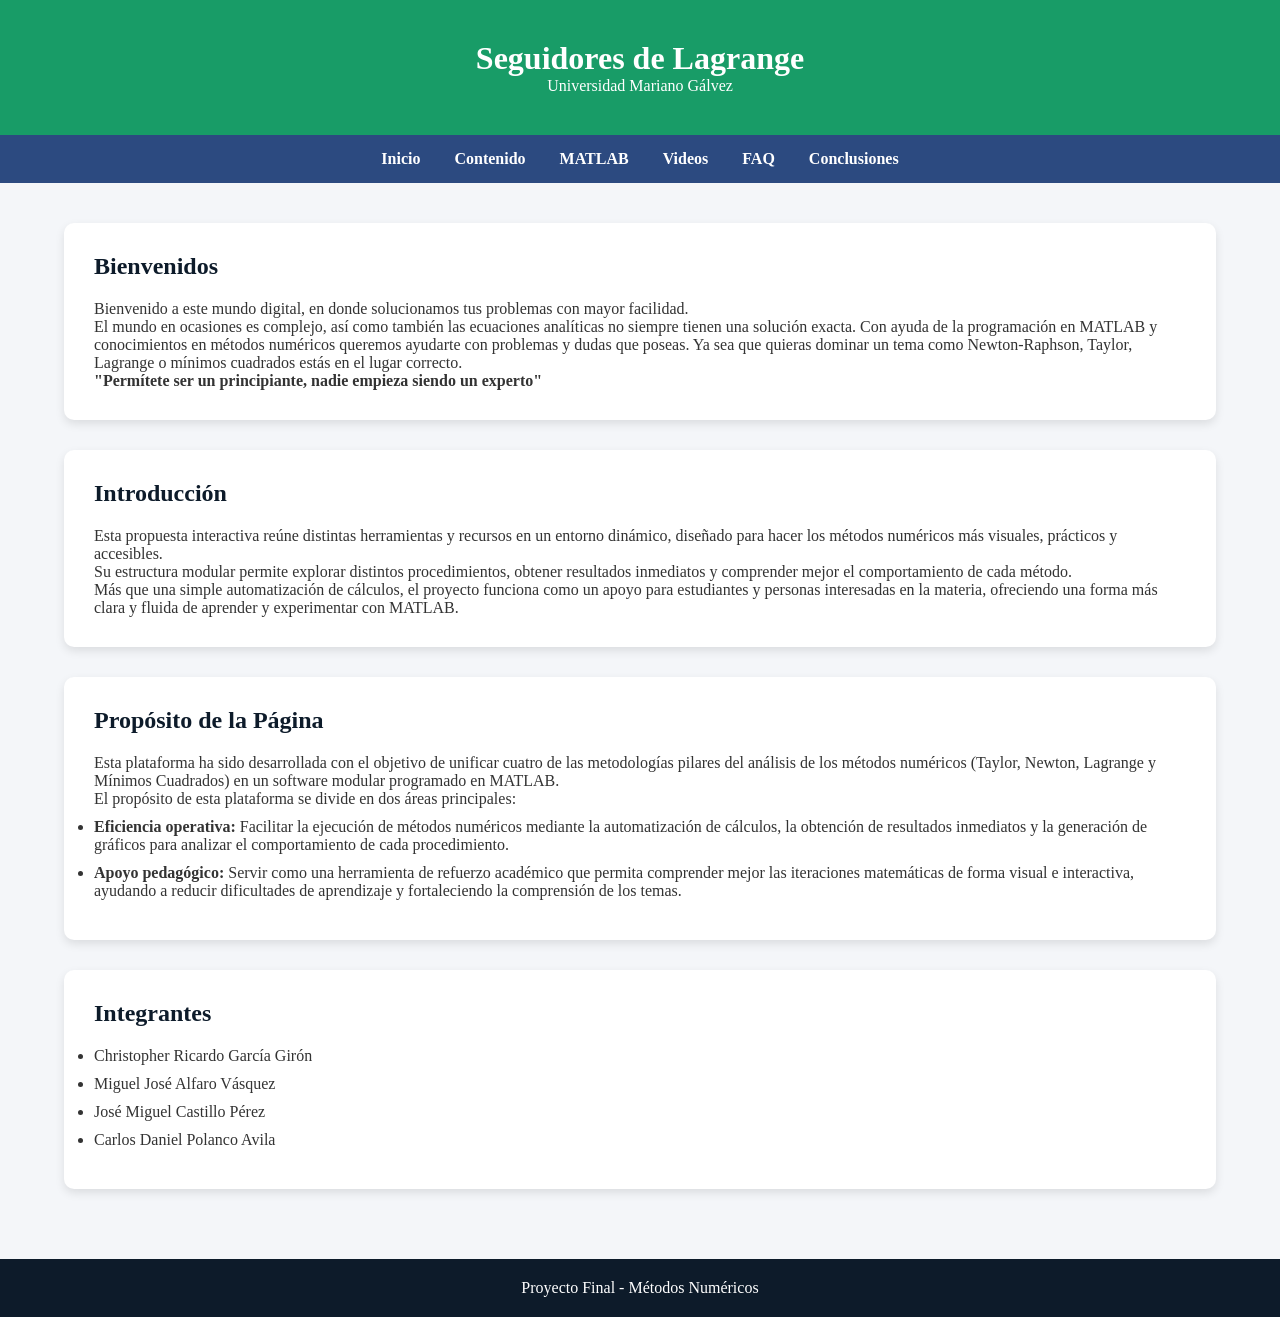
<file: index.html>
<!DOCTYPE html>
<html lang="es">

<head>
    <meta charset="UTF-8">
    <meta name="viewport" content="width=device-width, initial-scale=1.0">

    <title>Inicio - Métodos Numéricos</title>

    <link rel="icon" sizes="64x64" href=".\Programa Matlab\Iconos\Escudo_de_la_universidad_Mariano_Galvez_Guatemala.svg.png">
    <link rel="stylesheet" href="styles.css">
</head>

<body>

    <header>
        <h1>Seguidores de Lagrange</h1>

        <p>
            Universidad Mariano Gálvez
        </p>
    </header>

    <nav>
        <a href="index.html">Inicio</a>
        <a href="contenido.html">Contenido</a>
        <a href="matlab.html">MATLAB</a>
        <a href="videos.html">Videos</a>
        <a href="faq.html">FAQ</a>
        <a href="conclusiones.html">Conclusiones</a>
    </nav>

    <div class="container">

        <!-- Bienvenida -->
        <section>

            <h2>Bienvenidos</h2>

            <p>
                Bienvenido a este mundo digital, en donde solucionamos tus problemas con mayor facilidad.
            </p>

            <p>
                El mundo en ocasiones es complejo, así como también las ecuaciones analíticas no siempre tienen una solución exacta.
                Con ayuda de la programación en MATLAB y conocimientos en métodos numéricos queremos ayudarte con problemas y dudas
                que poseas. Ya sea que quieras dominar un tema como Newton-Raphson, Taylor, Lagrange o mínimos cuadrados estás en el lugar correcto.
            </p>

            <p>
                <strong>"Permítete ser un principiante, nadie empieza siendo un experto"</strong>
            </p>

        </section>

        <section>

            <h2>Introducción</h2>

            <p>
                Esta propuesta interactiva reúne distintas herramientas y recursos en un entorno dinámico,
                diseñado para hacer los métodos numéricos más visuales, prácticos y accesibles.
            </p>

            <p>
                Su estructura modular permite explorar distintos procedimientos, obtener resultados inmediatos
                y comprender mejor el comportamiento de cada método.
            </p>

            <p>
                Más que una simple automatización de cálculos, el proyecto funciona como un apoyo para estudiantes
                y personas interesadas en la materia, ofreciendo una forma más clara y fluida de aprender y experimentar con MATLAB.
            </p>

        </section>

        <section>

            <h2>Propósito de la Página</h2>

            <p>
                Esta plataforma ha sido desarrollada con el objetivo de unificar cuatro de las metodologías pilares
                del análisis de los métodos numéricos (Taylor, Newton, Lagrange y Mínimos Cuadrados)
                en un software modular programado en MATLAB.
            </p>

            <p class="espaciadoParrafo">
                El propósito de esta plataforma se divide en dos áreas principales:
            </p>

            <ul>
                <li>
                    <strong>Eficiencia operativa:</strong>
                    Facilitar la ejecución de métodos numéricos mediante la automatización de cálculos,
                    la obtención de resultados inmediatos y la generación de gráficos para analizar
                    el comportamiento de cada procedimiento.
                </li>

                <li>
                    <strong>Apoyo pedagógico:</strong>
                    Servir como una herramienta de refuerzo académico que permita comprender mejor
                    las iteraciones matemáticas de forma visual e interactiva, ayudando a reducir
                    dificultades de aprendizaje y fortaleciendo la comprensión de los temas.
                </li>
            </ul>

        </section>

        <section>

            <h2>Integrantes</h2>

            <ul>
                <li>Christopher Ricardo García Girón</li>
                <li>Miguel José Alfaro Vásquez</li>
                <li>José Miguel Castillo Pérez</li>
                <li>Carlos Daniel Polanco Avila</li>
            </ul>

        </section>

    </div>

    <footer>
        Proyecto Final - Métodos Numéricos
    </footer>

</body>
</html>
</file>
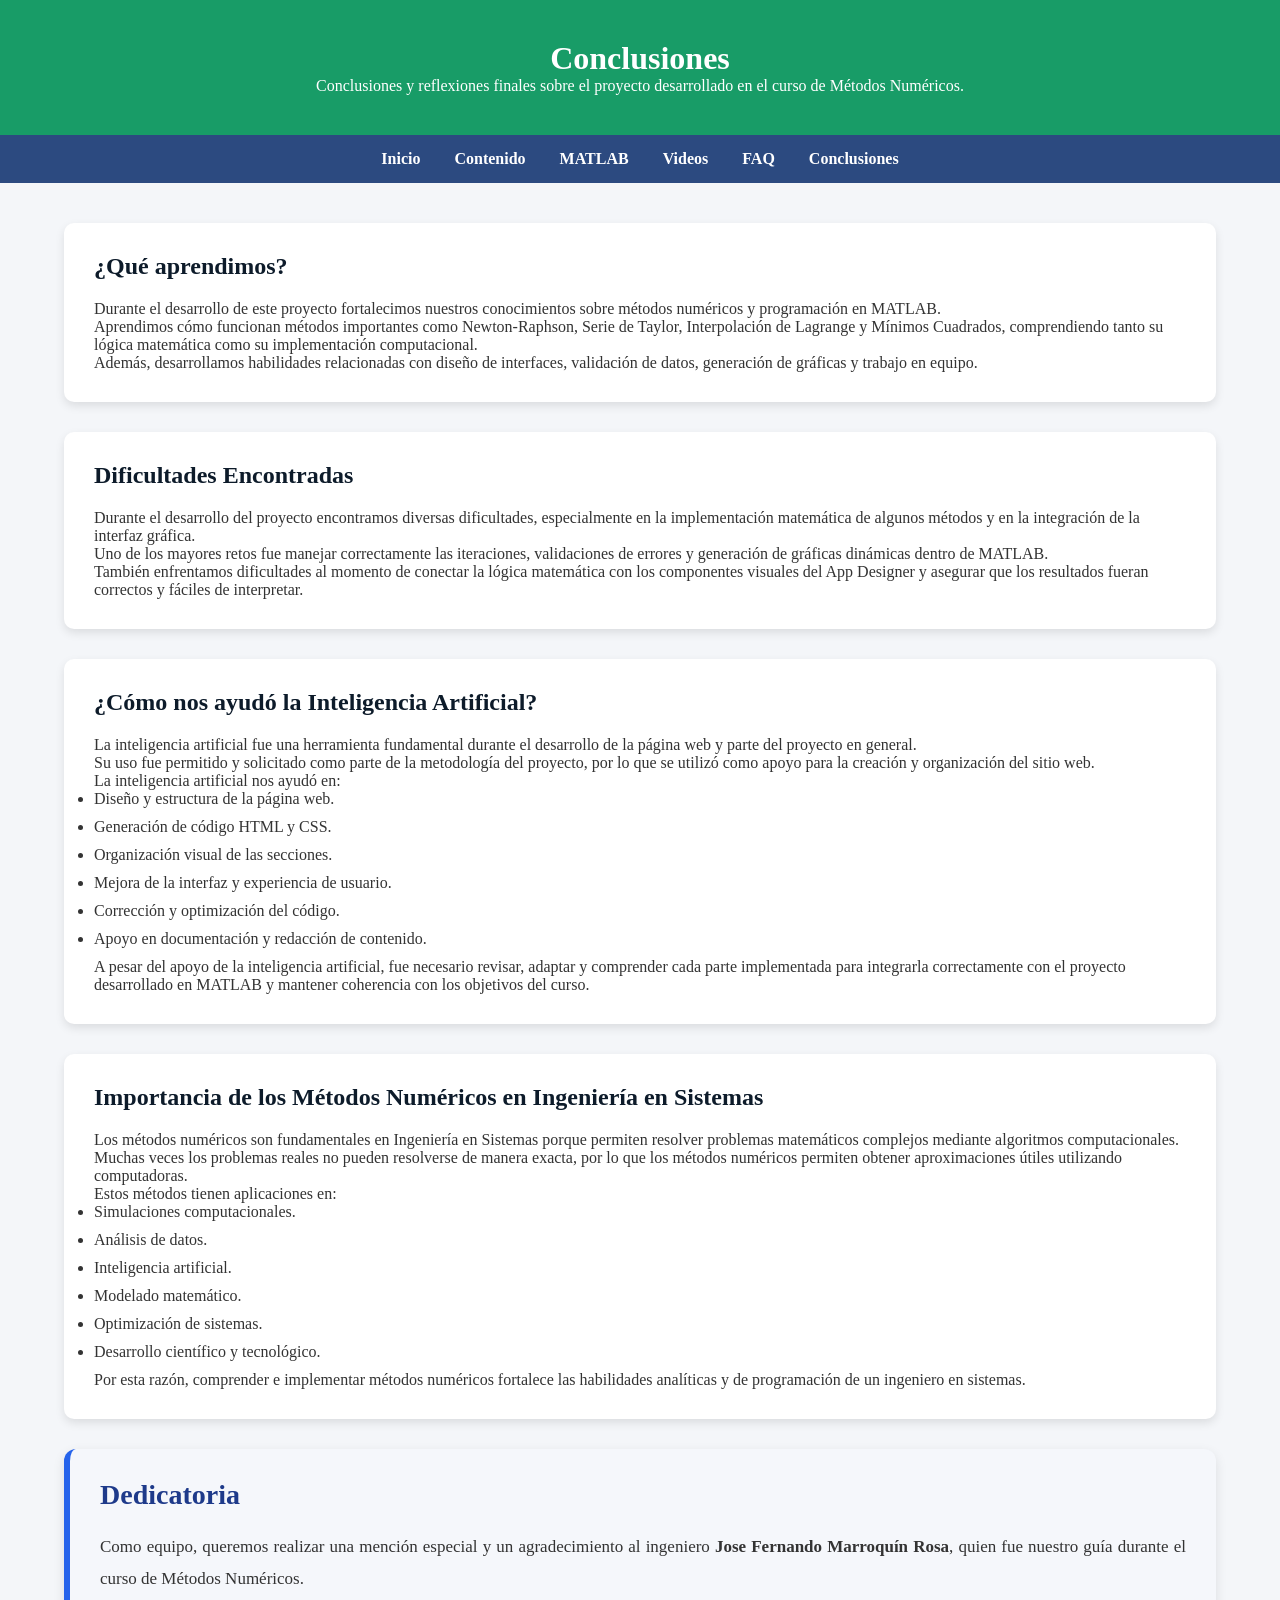
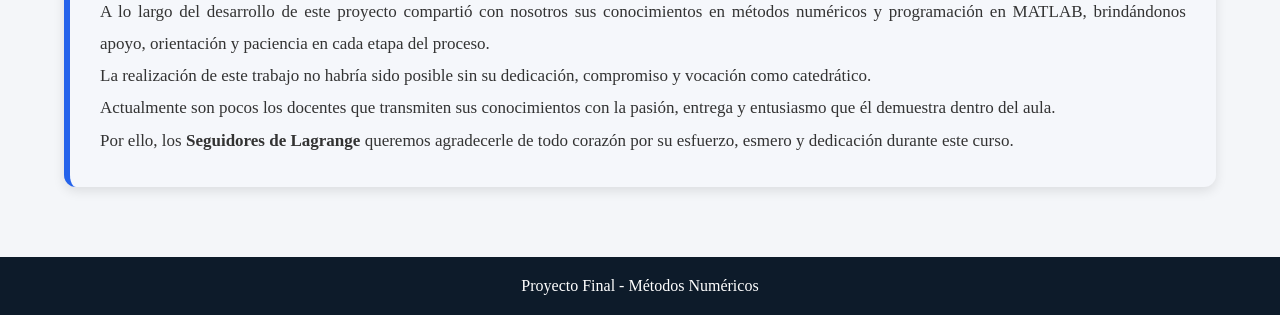
<file: conclusiones.html>
<!DOCTYPE html>
<html lang="es">
    
<head>
<meta charset="UTF-8">
<meta name="viewport" content="width=device-width, initial-scale=1.0">

<title>Conclusiones</title>

<link rel="icon" sizes="64x64" href=".\Programa Matlab\Iconos\Escudo_de_la_universidad_Mariano_Galvez_Guatemala.svg.png">
<link rel="stylesheet" href="styles.css">

</head>

<link rel="stylesheet" href="styles.css">
<header>
    <h1>Conclusiones</h1>

    <p>
        Conclusiones y reflexiones finales sobre el proyecto desarrollado en el curso de Métodos Numéricos.
    </p>
</header>

<nav>
    <a href="index.html">Inicio</a>
    <a href="contenido.html">Contenido</a>
    <a href="matlab.html">MATLAB</a>
    <a href="videos.html">Videos</a>
    <a href="faq.html">FAQ</a>
    <a href="conclusiones.html">Conclusiones</a>
</nav>

<div class="container">

    <section>

        <h2>¿Qué aprendimos?</h2>

        <p>
            Durante el desarrollo de este proyecto fortalecimos nuestros conocimientos
            sobre métodos numéricos y programación en MATLAB.
        </p>

        <p>
            Aprendimos cómo funcionan métodos importantes como Newton-Raphson,
            Serie de Taylor, Interpolación de Lagrange y Mínimos Cuadrados,
            comprendiendo tanto su lógica matemática como su implementación
            computacional.
        </p>

        <p>
            Además, desarrollamos habilidades relacionadas con diseño de interfaces,
            validación de datos, generación de gráficas y trabajo en equipo.
        </p>

    </section>

    <section>

        <h2>Dificultades Encontradas</h2>

        <p>
            Durante el desarrollo del proyecto encontramos diversas dificultades,
            especialmente en la implementación matemática de algunos métodos
            y en la integración de la interfaz gráfica.
        </p>

        <p>
            Uno de los mayores retos fue manejar correctamente las iteraciones,
            validaciones de errores y generación de gráficas dinámicas dentro de MATLAB.
        </p>

        <p>
            También enfrentamos dificultades al momento de conectar la lógica matemática
            con los componentes visuales del App Designer y asegurar que los resultados
            fueran correctos y fáciles de interpretar.
        </p>

    </section>

    <section>

        <h2>¿Cómo nos ayudó la Inteligencia Artificial?</h2>
        <p> La inteligencia artificial fue una herramienta fundamental durante el desarrollo de la página web y parte del proyecto en general. </p> 
        <p> Su uso fue permitido y solicitado como parte de la metodología del proyecto, por lo que se utilizó como apoyo para la creación y organización del sitio web. </p>
        <p> La inteligencia artificial nos ayudó en: </p> 
        
        <ul> <li>Diseño y estructura de la página web.</li>
        <li>Generación de código HTML y CSS.</li> 
        <li>Organización visual de las secciones.</li> 
        <li>Mejora de la interfaz y experiencia de usuario.</li>
         <li>Corrección y optimización del código.</li> 
         <li>Apoyo en documentación y redacción de contenido.</li> 
        </ul> 
        <p> A pesar del apoyo de la inteligencia artificial, 
            fue necesario revisar, adaptar y comprender cada parte implementada para integrarla correctamente con el proyecto 
            desarrollado en MATLAB y mantener coherencia con los objetivos del curso. </p>

    </section>

    <section>

        <h2>Importancia de los Métodos Numéricos en Ingeniería en Sistemas</h2>

        <p>
            Los métodos numéricos son fundamentales en Ingeniería en Sistemas
            porque permiten resolver problemas matemáticos complejos mediante algoritmos computacionales.
        </p>

        <p>
            Muchas veces los problemas reales no pueden resolverse de manera exacta,
            por lo que los métodos numéricos permiten obtener aproximaciones útiles
            utilizando computadoras.
        </p>

        <p>
            Estos métodos tienen aplicaciones en:
        </p>

        <ul>
            <li>Simulaciones computacionales.</li>
            <li>Análisis de datos.</li>
            <li>Inteligencia artificial.</li>
            <li>Modelado matemático.</li>
            <li>Optimización de sistemas.</li>
            <li>Desarrollo científico y tecnológico.</li>
        </ul>

        <p>
            Por esta razón, comprender e implementar métodos numéricos fortalece
            las habilidades analíticas y de programación de un ingeniero en sistemas.
        </p>

    </section>
    <section class="dedicatoria">
<h2>Dedicatoria</h2> 

<p> Como equipo, queremos realizar una mención especial y un agradecimiento al ingeniero <strong>Jose Fernando Marroquín Rosa</strong>, quien fue nuestro guía durante el curso de Métodos Numéricos. </p>
<p> A lo largo del desarrollo de este proyecto compartió con nosotros sus conocimientos en métodos numéricos y programación en MATLAB, brindándonos apoyo, orientación y paciencia en cada etapa del proceso. </p> 
<p> La realización de este trabajo no habría sido posible sin su dedicación, compromiso y vocación como catedrático. </p>
<p> Actualmente son pocos los docentes que transmiten sus conocimientos con la pasión, entrega y entusiasmo que él demuestra dentro del aula. </p>
<p> Por ello, los <strong>Seguidores de Lagrange</strong> queremos agradecerle de todo corazón por su esfuerzo, esmero y dedicación durante este curso. </p>
    </section>
</div>

<footer>
    Proyecto Final - Métodos Numéricos
</footer>
</file>
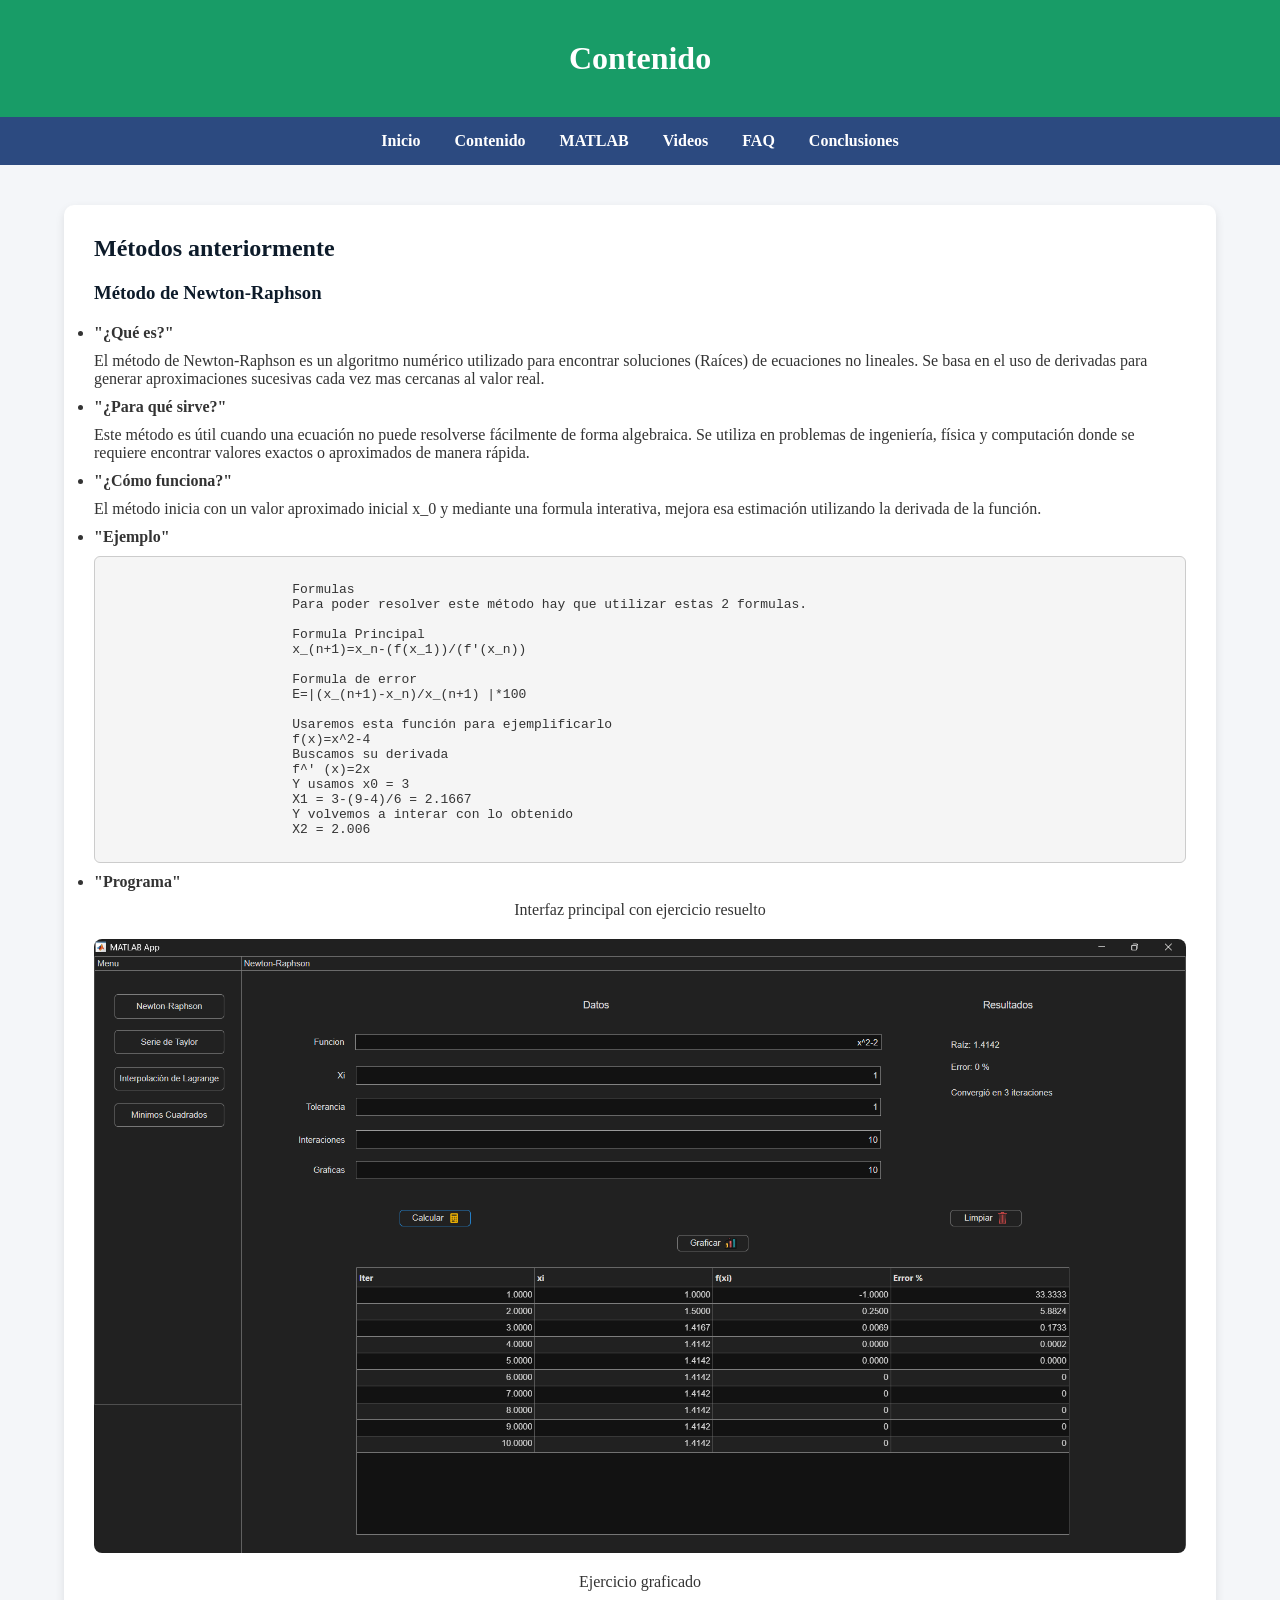
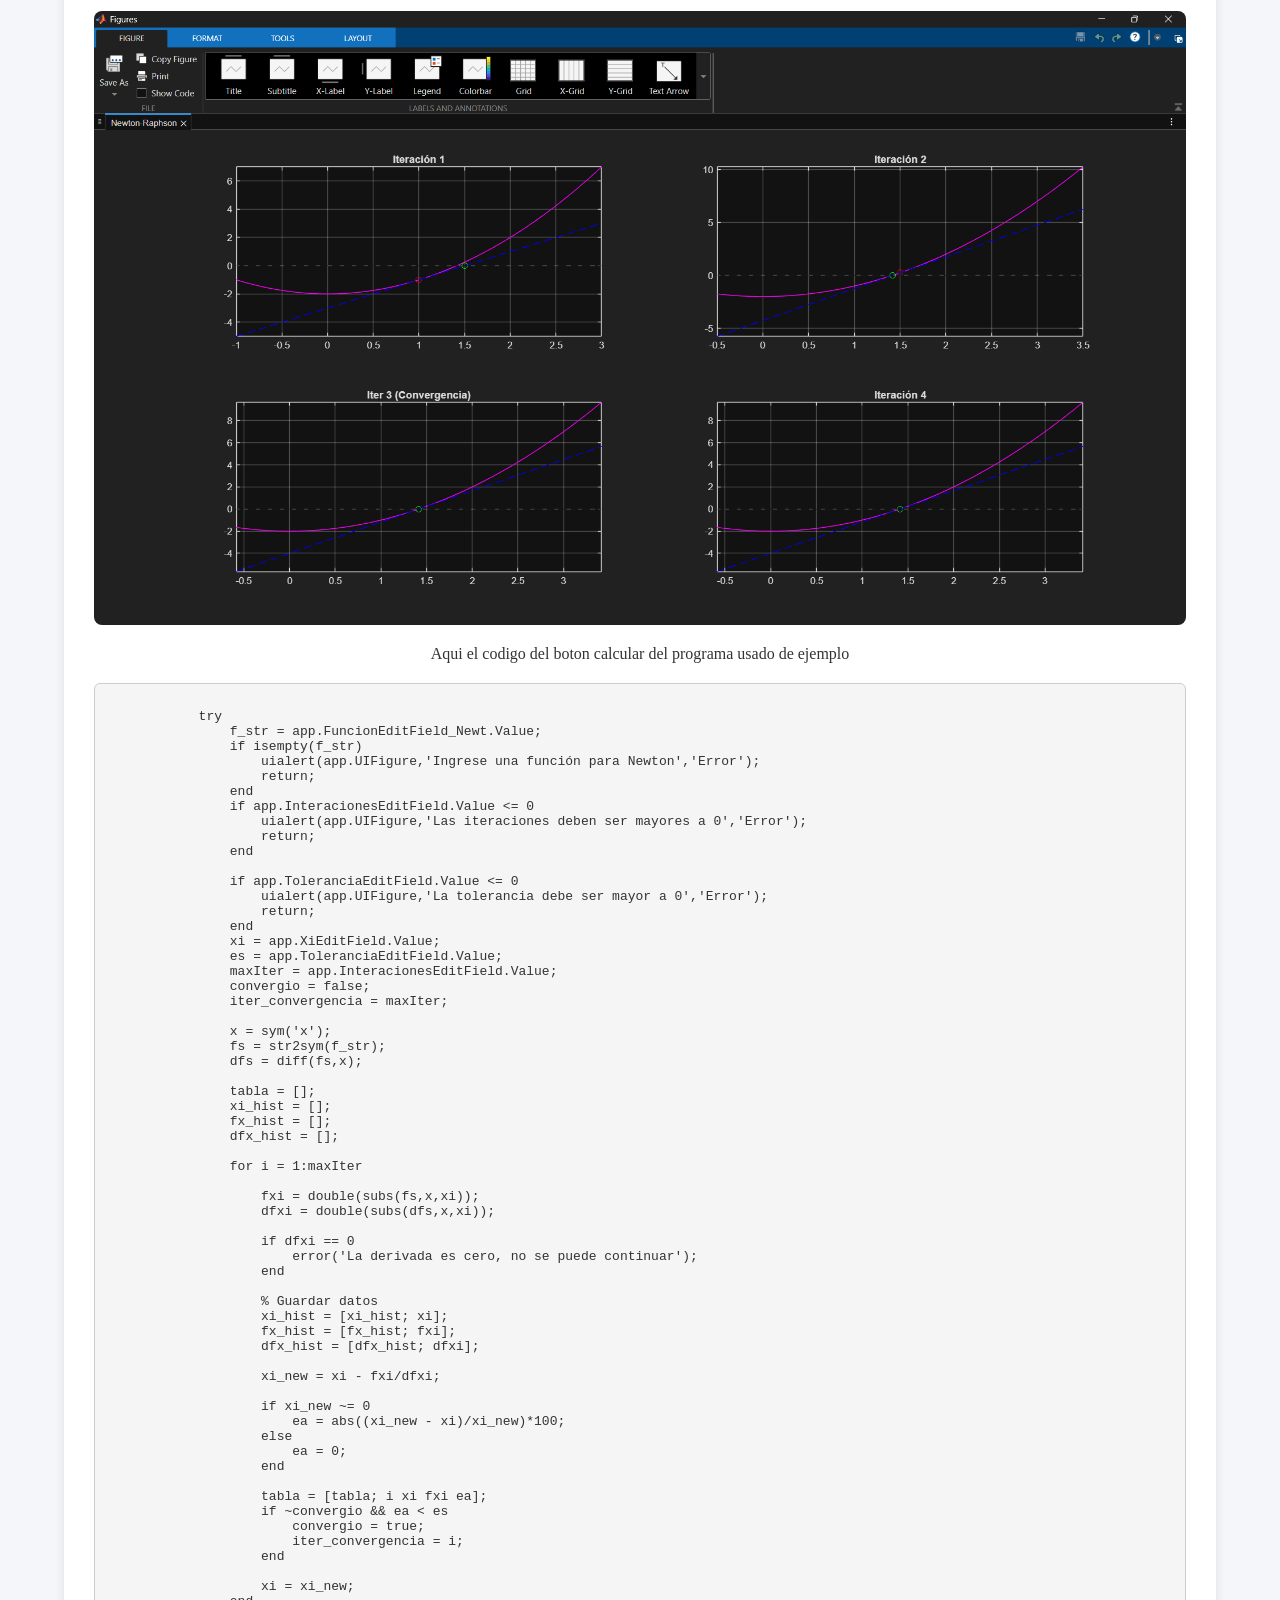
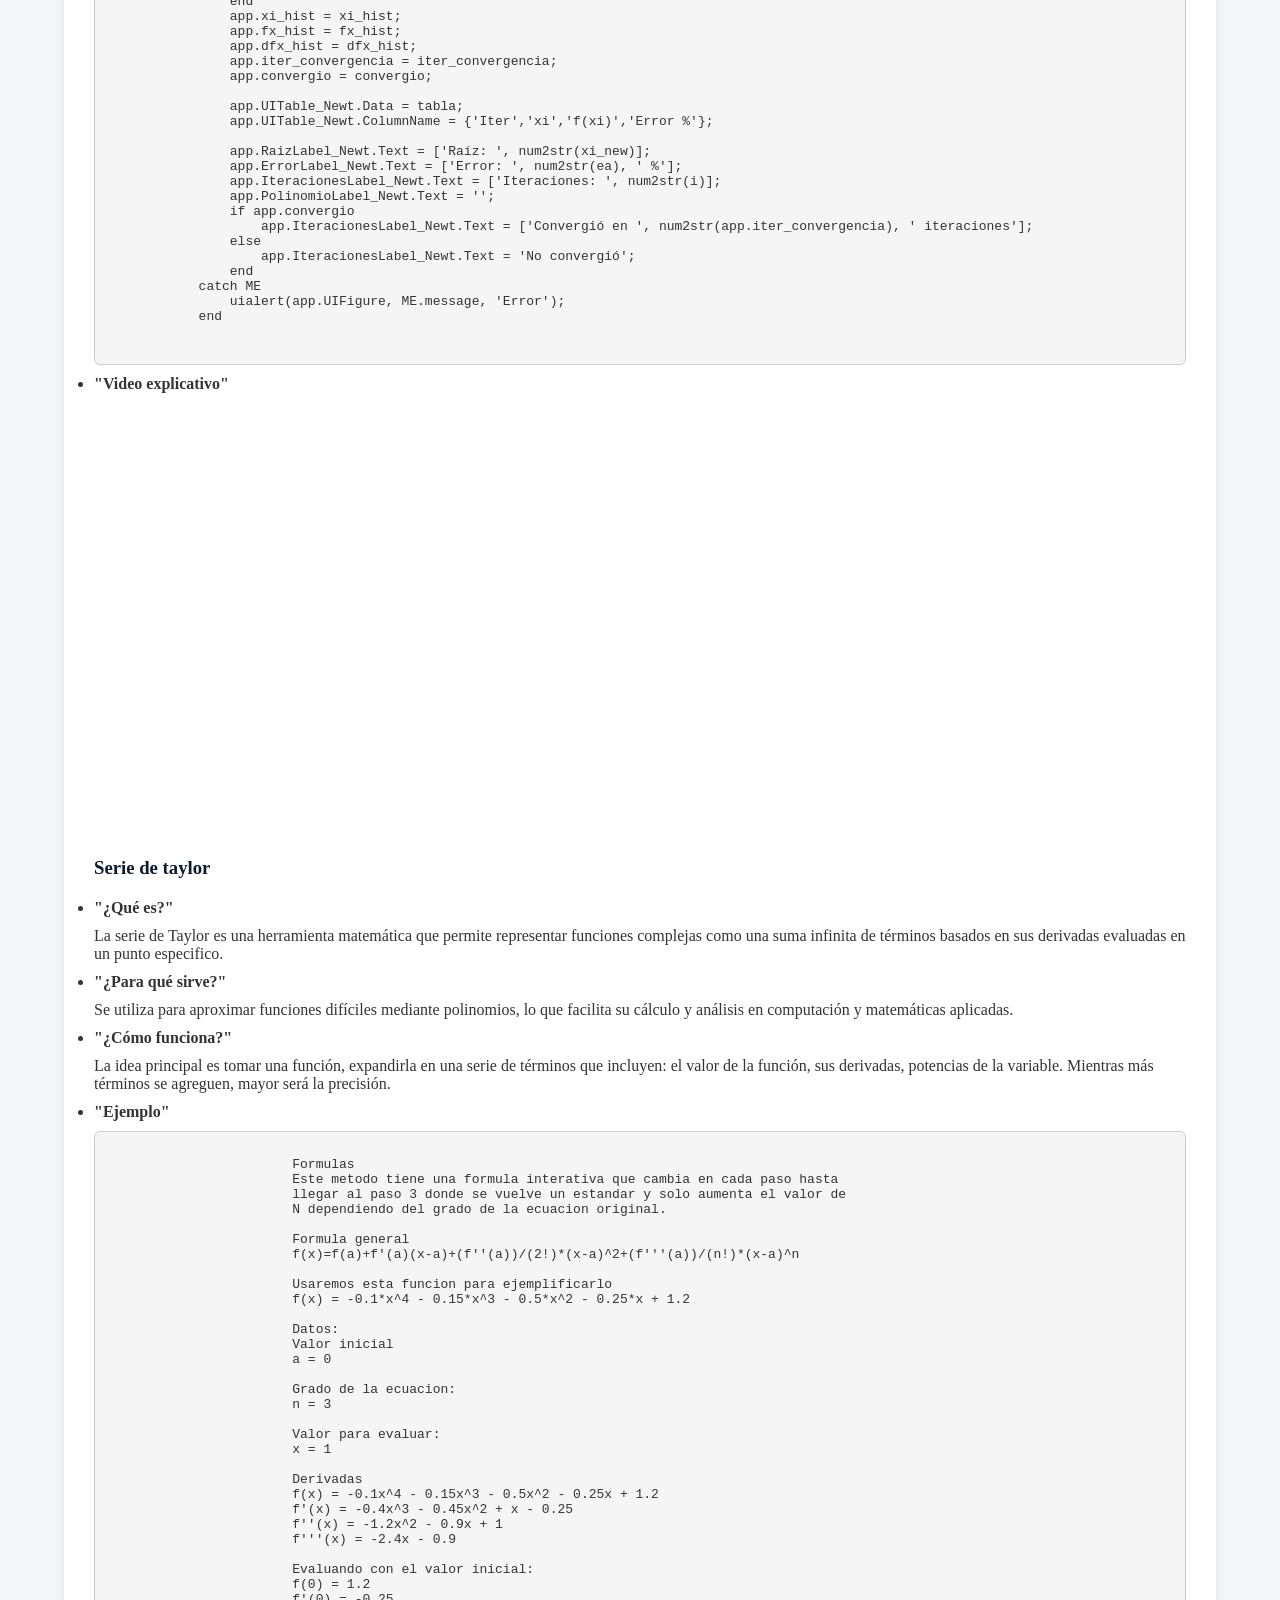
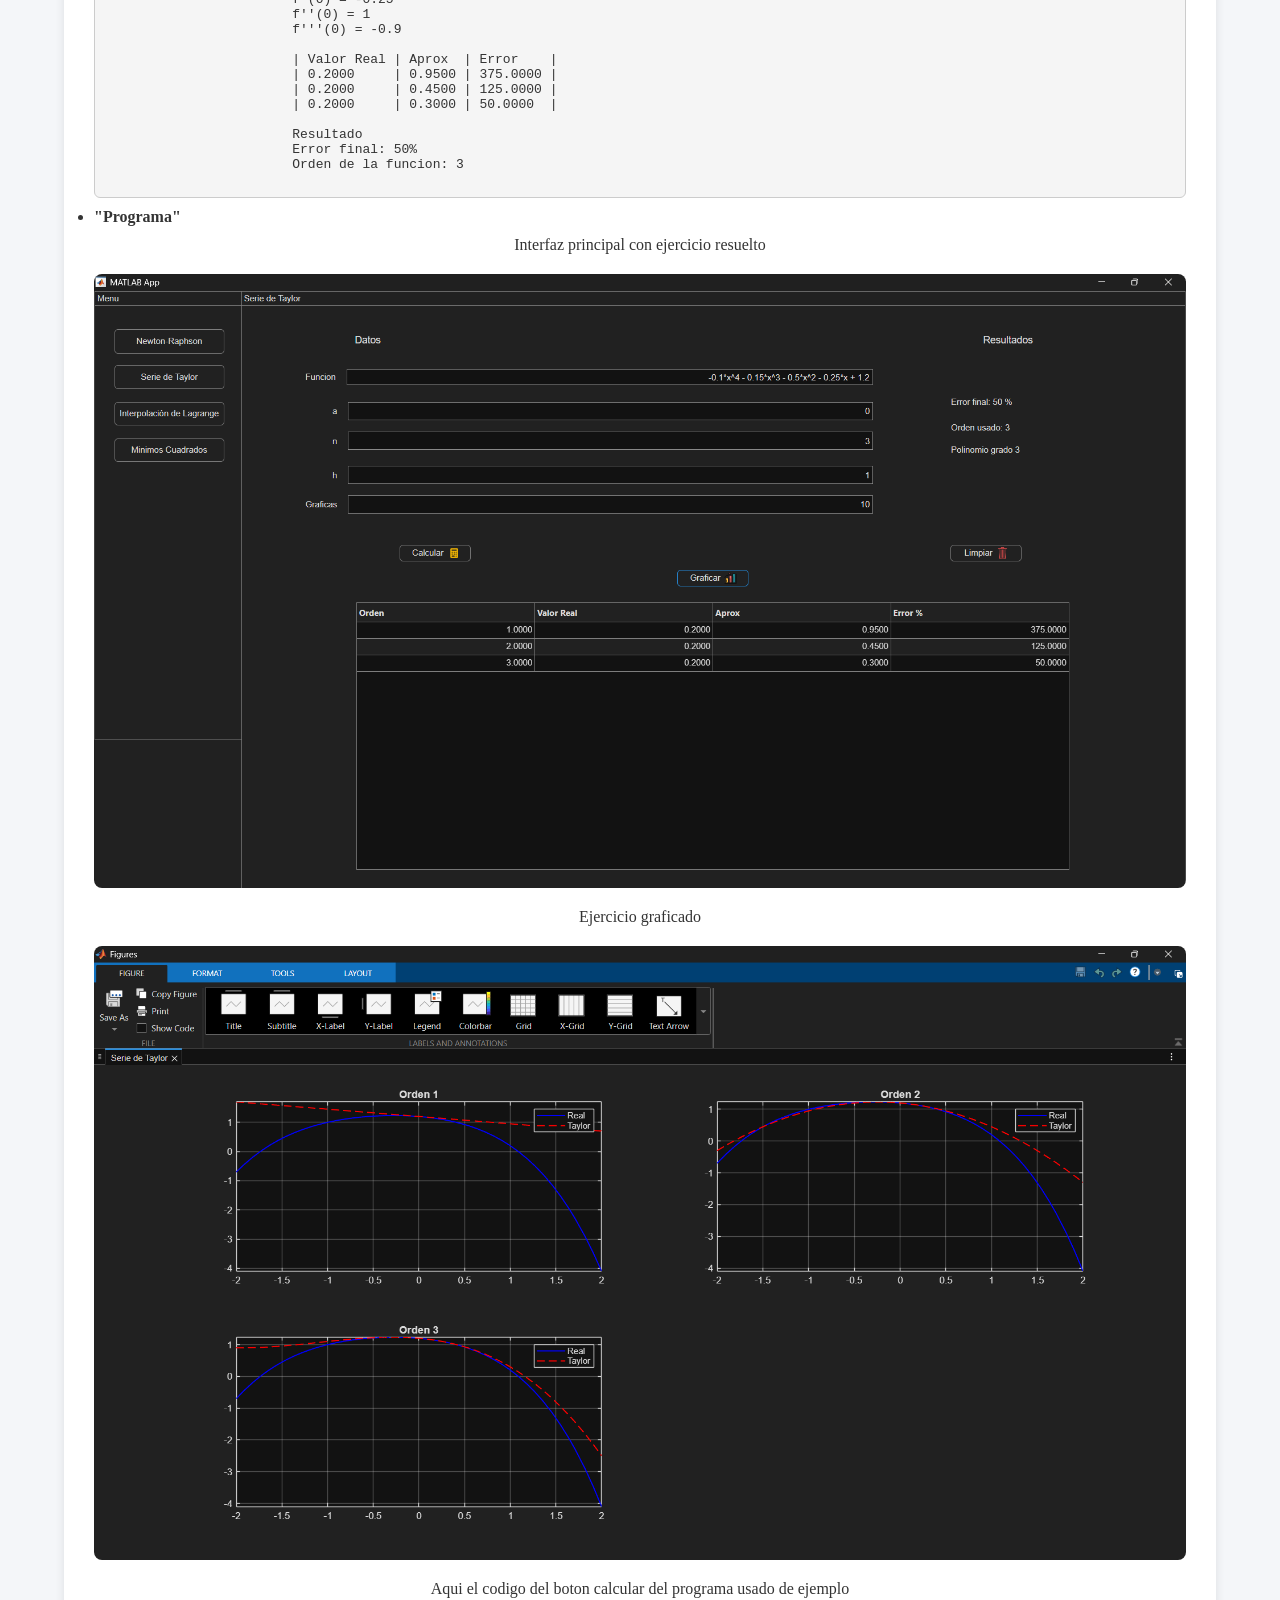
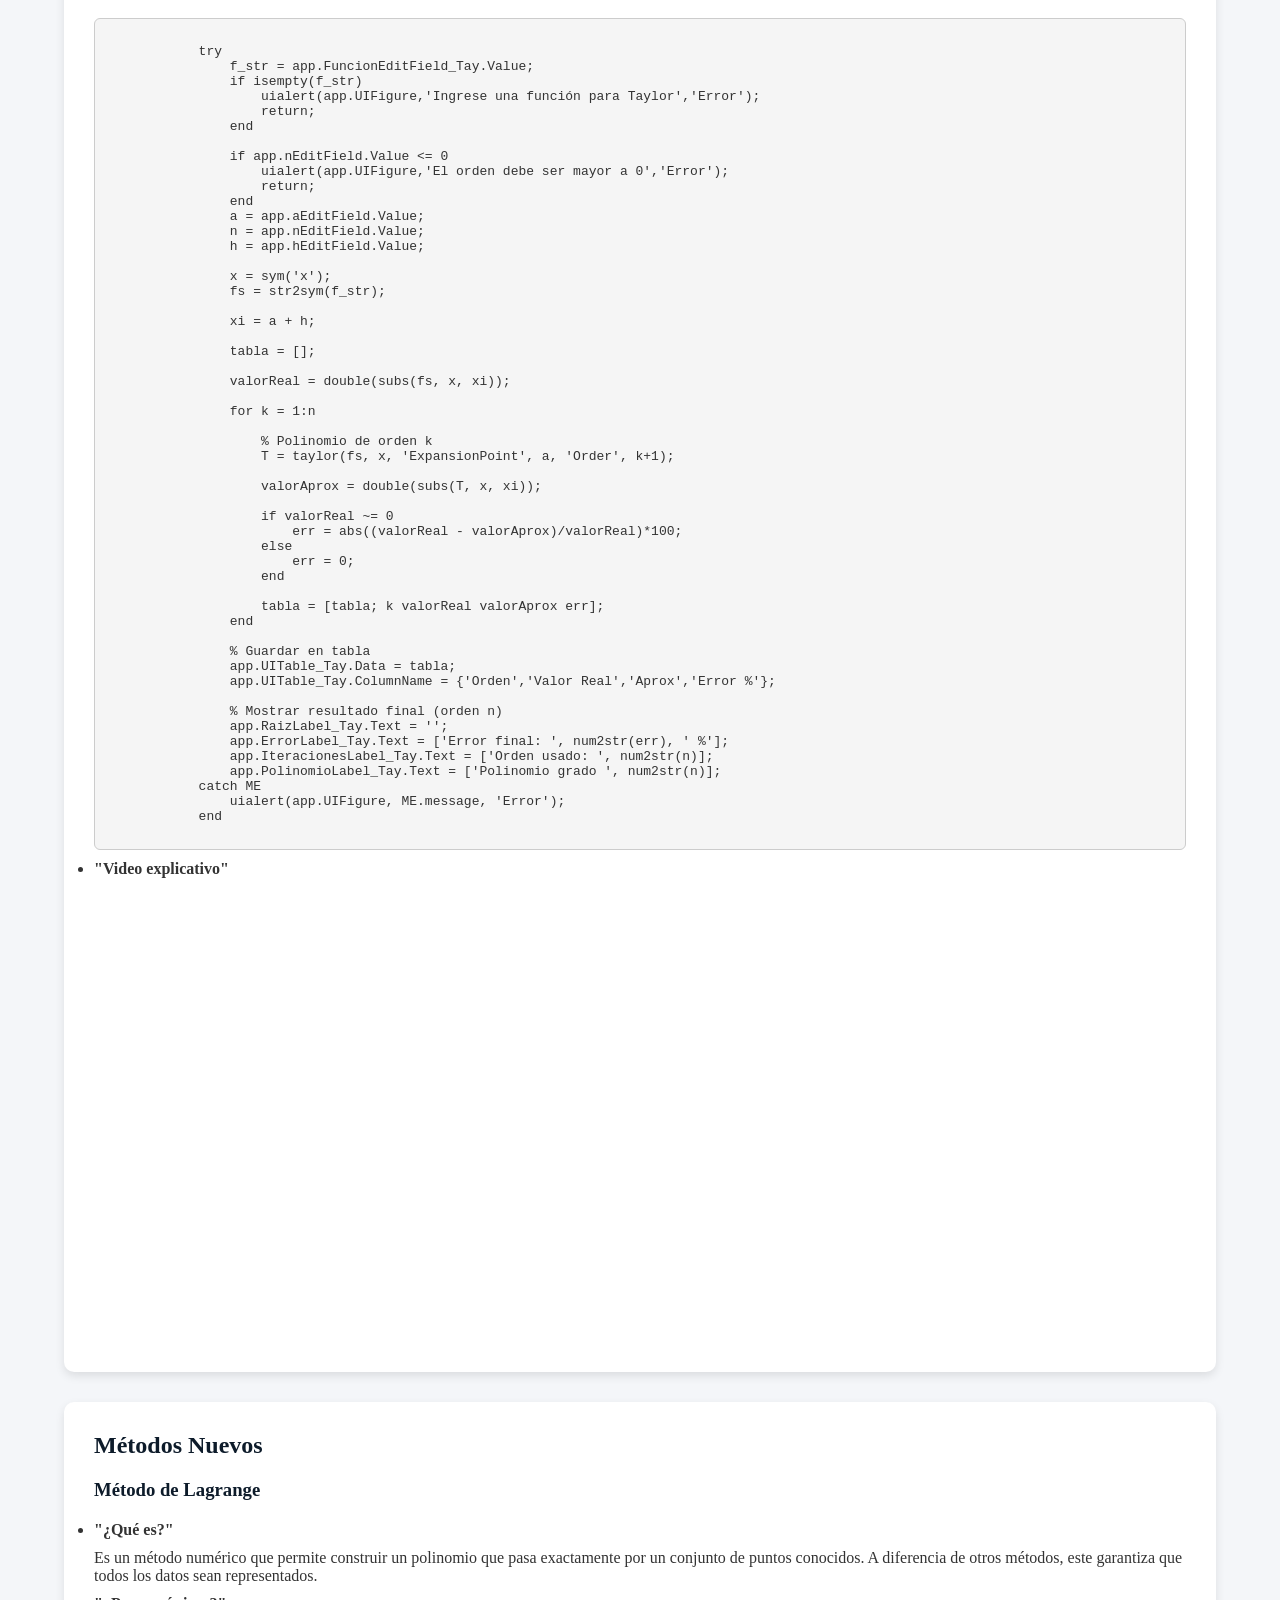
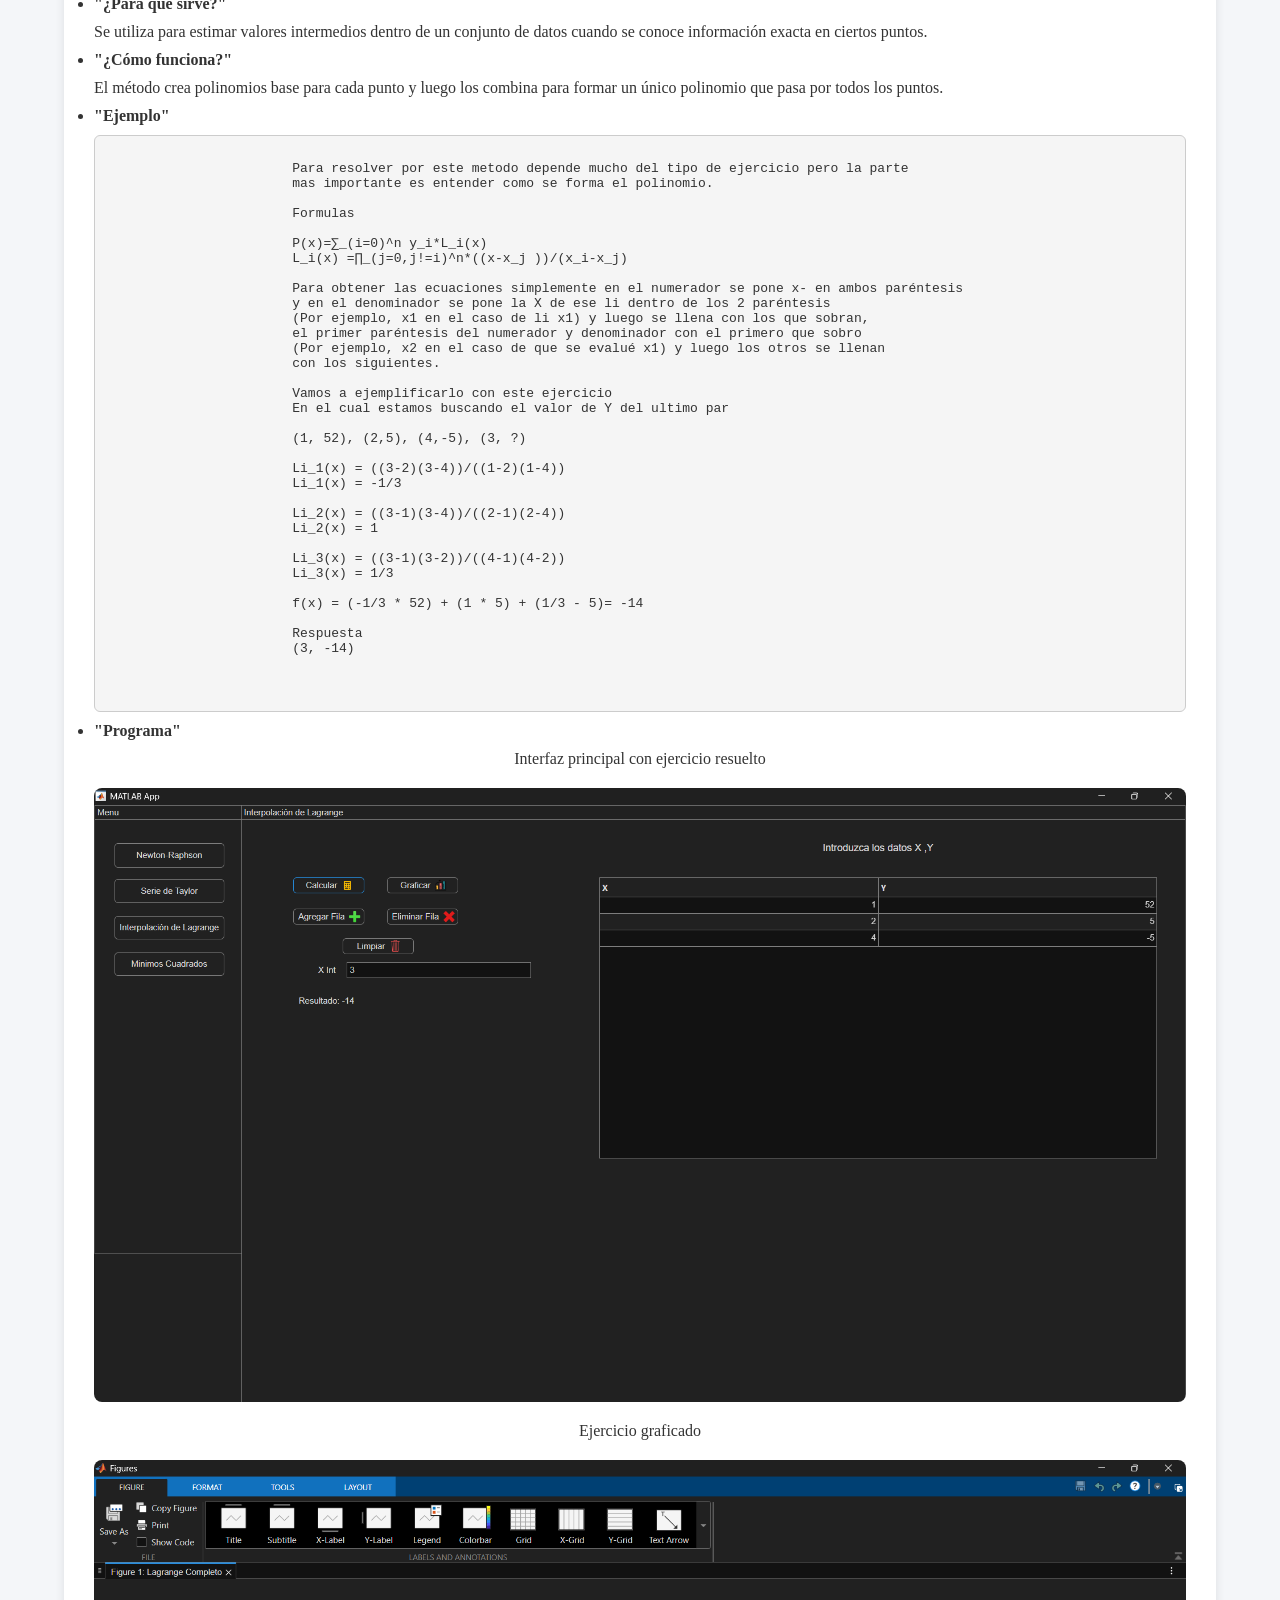
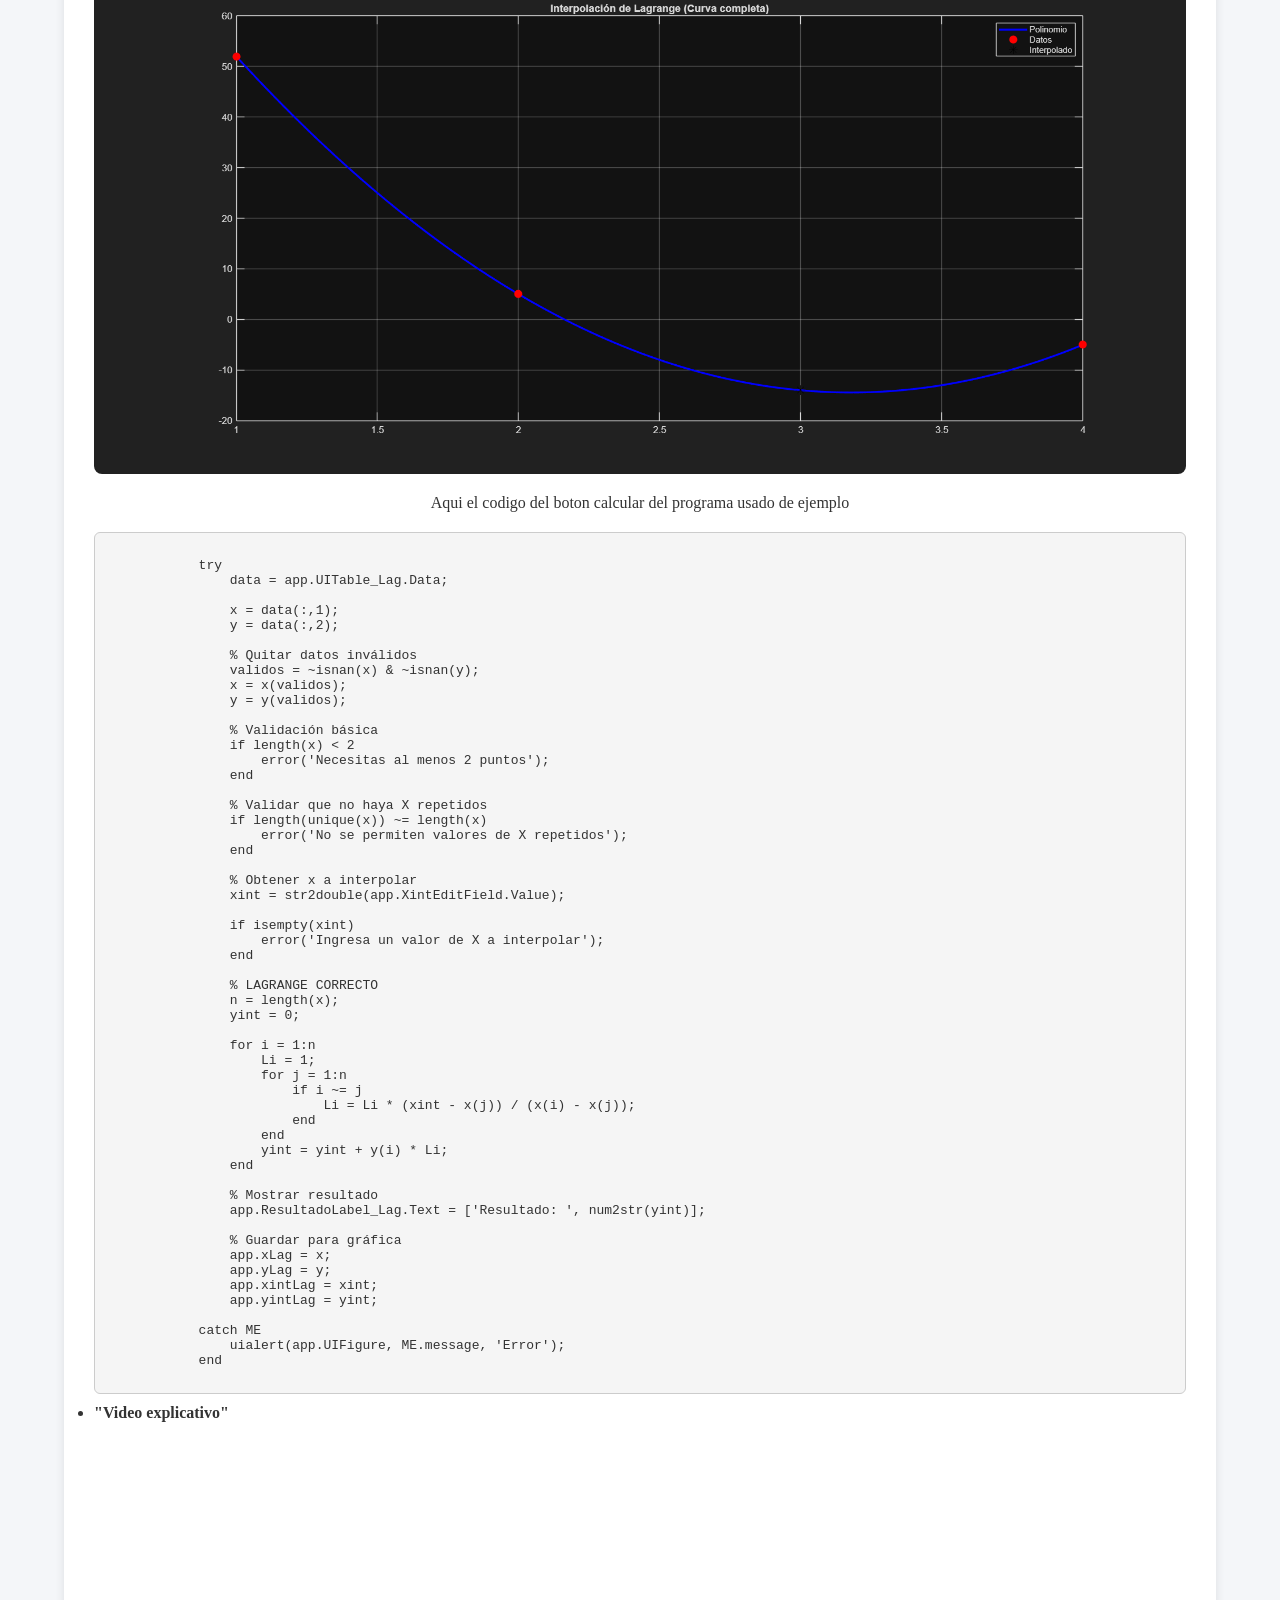
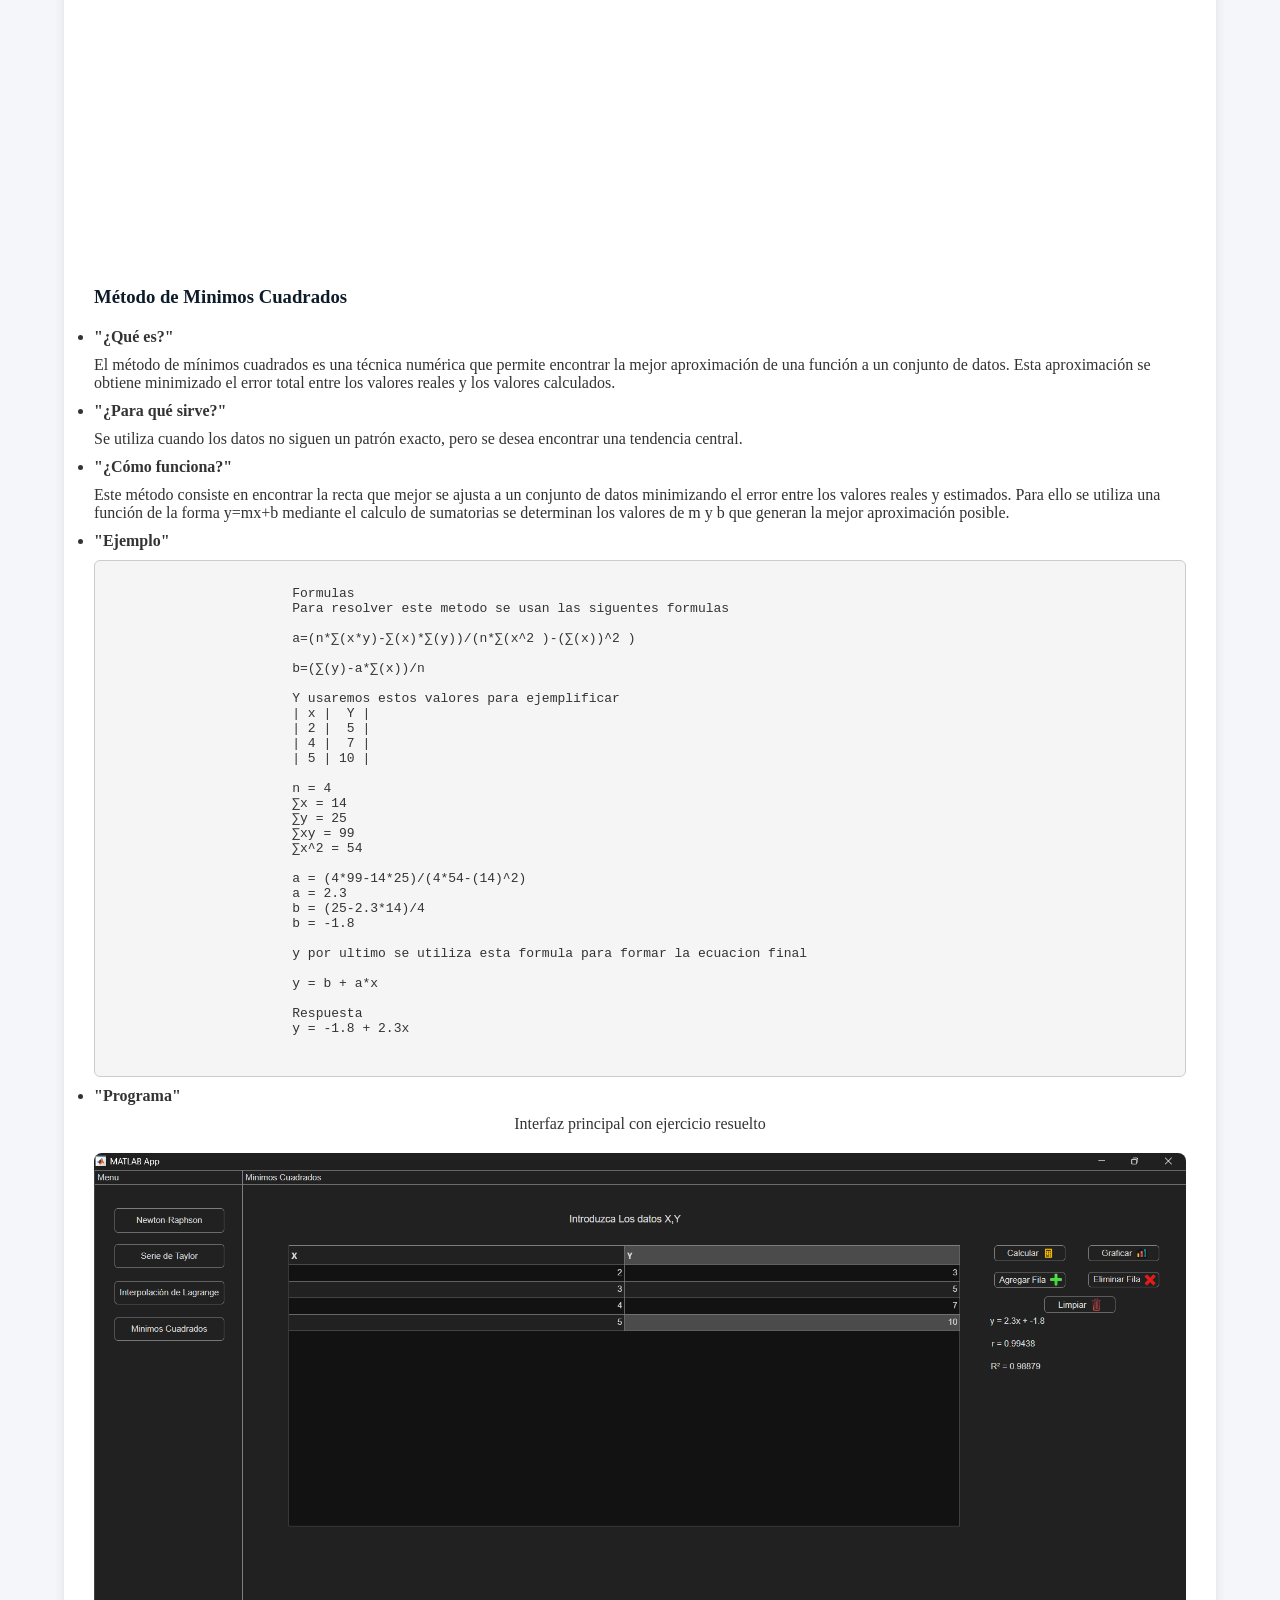
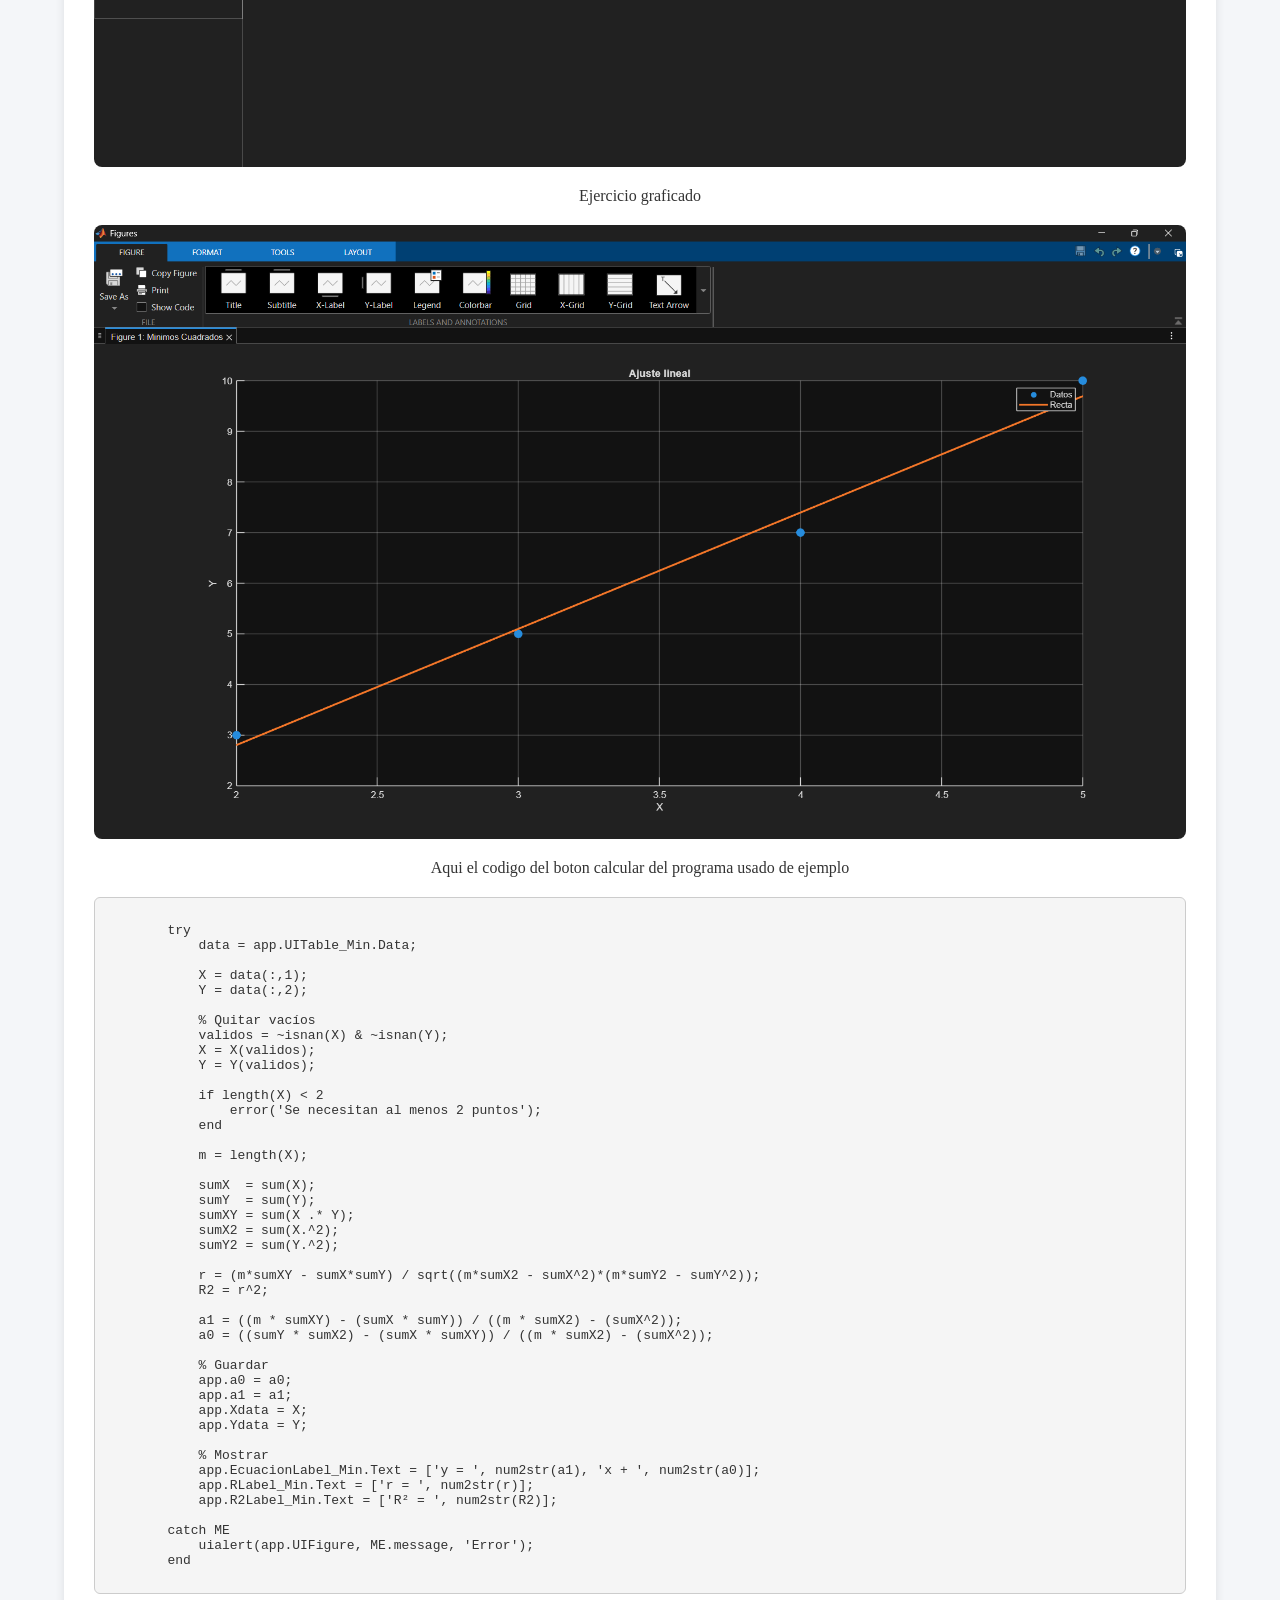
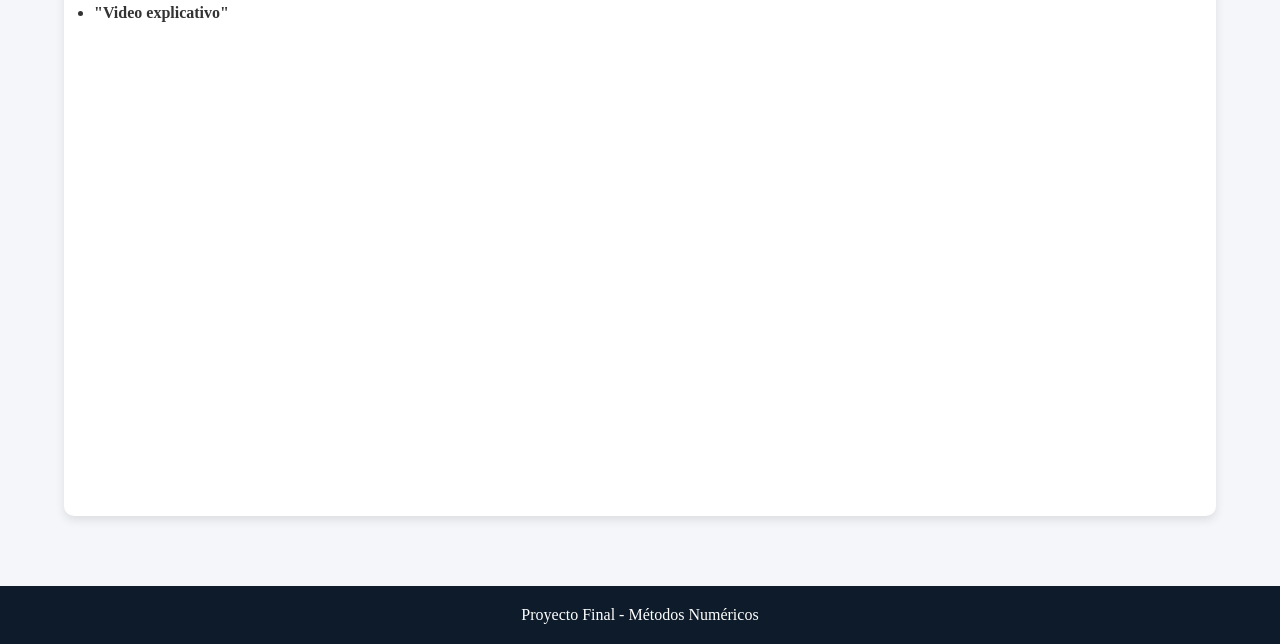
<file: contenido.html>
<!DOCTYPE html>
<html lang="es">

<head>
    <meta charset="UTF-8">
    <meta name="viewport" content="width=device-width, initial-scale=1.0">

    <title>Contenido</title>
    
    <link rel="icon" sizes="64x64" href=".\Programa Matlab\Iconos\Escudo_de_la_universidad_Mariano_Galvez_Guatemala.svg.png">
    <link rel="stylesheet" href="styles.css">
</head>

<body>

<header>
    <h1>Contenido</h1>
</header>

<nav>
    <a href="index.html">Inicio</a>
    <a href="contenido.html">Contenido</a>
    <a href="matlab.html">MATLAB</a>
    <a href="videos.html">Videos</a>
    <a href="faq.html">FAQ</a>
    <a href="conclusiones.html">Conclusiones</a>
</nav>

<div class="container">

    <section>
        <div class="metodosPrev">
            <h2>Métodos anteriormente</h2>
            <h3>Método de Newton-Raphson</h3>
            <ul>
                <strong><li>"¿Qué es?"</li></strong>
                    <p class="espaciadoParrafo">
                        El método de Newton-Raphson es un algoritmo numérico utilizado para encontrar soluciones (Raíces) de ecuaciones no lineales. Se basa en el uso de derivadas para generar aproximaciones sucesivas cada vez mas cercanas al valor real.
                    </p>
                <strong><li>"¿Para qué sirve?"</li></strong>
                    <p class="espaciadoParrafo">
                        Este método es útil cuando una ecuación no puede resolverse fácilmente de forma algebraica. Se utiliza en problemas de ingeniería, física y computación donde se requiere encontrar valores exactos o aproximados de manera rápida.
                    </p>
                <strong><li>"¿Cómo funciona?"</li></strong>
                    <p class="espaciadoParrafo">
                        El método inicia con un valor aproximado inicial x_0 y mediante una formula interativa, mejora esa estimación utilizando la derivada de la función.
                    </p>
                <strong><li>"Ejemplo"</li></strong>
                    <pre class="codigo"><code>
                        Formulas
                        Para poder resolver este método hay que utilizar estas 2 formulas.
                        
                        Formula Principal
                        x_(n+1)=x_n-(f(x_1))/(f'(x_n))

                        Formula de error
                        E=|(x_(n+1)-x_n)/x_(n+1) |*100

                        Usaremos esta función para ejemplificarlo
                        f(x)=x^2-4
                        Buscamos su derivada
                        f^' (x)=2x
                        Y usamos x0 = 3
                        X1 = 3-(9-4)/6 = 2.1667
                        Y volvemos a interar con lo obtenido
                        X2 = 2.006
                    </pre></code>
                <strong><li>"Programa"</li></strong>
                    <p class="centrada">
                        Interfaz principal con ejercicio resuelto
                    </p>
                    <img src="Images/Newton1.png" class="centrada">
                    <p class="centrada">
                        Ejercicio graficado
                    </p>
                    <img src="Images/Newton2.png" class="centrada">
                    <p class="centrada">
                        Aqui el codigo del boton calcular del programa usado de ejemplo
                    </p>
                    <pre class="codigo"><code>
            try
                f_str = app.FuncionEditField_Newt.Value;
                if isempty(f_str)
                    uialert(app.UIFigure,'Ingrese una función para Newton','Error');
                    return;
                end
                if app.InteracionesEditField.Value <= 0
                    uialert(app.UIFigure,'Las iteraciones deben ser mayores a 0','Error');
                    return;
                end
            
                if app.ToleranciaEditField.Value <= 0
                    uialert(app.UIFigure,'La tolerancia debe ser mayor a 0','Error');
                    return;
                end
                xi = app.XiEditField.Value;
                es = app.ToleranciaEditField.Value;
                maxIter = app.InteracionesEditField.Value;
                convergio = false;
                iter_convergencia = maxIter;
    
                x = sym('x');
                fs = str2sym(f_str);
                dfs = diff(fs,x);
    
                tabla = [];
                xi_hist = [];
                fx_hist = [];
                dfx_hist = [];
    
                for i = 1:maxIter
    
                    fxi = double(subs(fs,x,xi));
                    dfxi = double(subs(dfs,x,xi));
                
                    if dfxi == 0
                        error('La derivada es cero, no se puede continuar');
                    end
                
                    % Guardar datos
                    xi_hist = [xi_hist; xi];
                    fx_hist = [fx_hist; fxi];
                    dfx_hist = [dfx_hist; dfxi];
                
                    xi_new = xi - fxi/dfxi;
                
                    if xi_new ~= 0
                        ea = abs((xi_new - xi)/xi_new)*100;
                    else
                        ea = 0;
                    end
                
                    tabla = [tabla; i xi fxi ea];
                    if ~convergio && ea < es
                        convergio = true;
                        iter_convergencia = i;
                    end
                                            
                    xi = xi_new;
                end
                app.xi_hist = xi_hist;
                app.fx_hist = fx_hist;
                app.dfx_hist = dfx_hist;
                app.iter_convergencia = iter_convergencia;
                app.convergio = convergio;
    
                app.UITable_Newt.Data = tabla;
                app.UITable_Newt.ColumnName = {'Iter','xi','f(xi)','Error %'};
    
                app.RaizLabel_Newt.Text = ['Raíz: ', num2str(xi_new)];
                app.ErrorLabel_Newt.Text = ['Error: ', num2str(ea), ' %'];
                app.IteracionesLabel_Newt.Text = ['Iteraciones: ', num2str(i)];
                app.PolinomioLabel_Newt.Text = '';
                if app.convergio
                    app.IteracionesLabel_Newt.Text = ['Convergió en ', num2str(app.iter_convergencia), ' iteraciones'];
                else
                    app.IteracionesLabel_Newt.Text = 'No convergió';
                end
            catch ME
                uialert(app.UIFigure, ME.message, 'Error');
            end

                    </code></pre>
                <strong><li>"Video explicativo"</li></strong>
                    <iframe
                        src="https://www.youtube.com/embed/BgUfbY26CLI?si=3BO61y0aoH2v6NDw">
                    </iframe>
            </ul>
            
            <h3>Serie de taylor</h3>
            <ul>
                <strong><li>"¿Qué es?"</li></strong>
                    <p class="espaciadoParrafo">
                        La serie de Taylor es una herramienta matemática que permite representar funciones complejas como una suma infinita de términos basados en sus derivadas evaluadas en un punto especifico.
                    </p>
                <strong><li>"¿Para qué sirve?"</li></strong>
                    <p class="espaciadoParrafo">
                        Se utiliza para aproximar funciones difíciles mediante polinomios, lo que facilita su cálculo y análisis en computación y matemáticas aplicadas.
                    </p>
                <strong><li>"¿Cómo funciona?"</li></strong>
                    <p class="espaciadoParrafo">
                        La idea principal es tomar una función, expandirla en una serie de términos que incluyen: el valor de la función, sus derivadas, potencias de la variable.
Mientras más términos se agreguen, mayor será la precisión.
                    </p>
                <strong><li>"Ejemplo"</li></strong>
                    <pre class="codigo"><code>
                        Formulas
                        Este metodo tiene una formula interativa que cambia en cada paso hasta 
                        llegar al paso 3 donde se vuelve un estandar y solo aumenta el valor de 
                        N dependiendo del grado de la ecuacion original.

                        Formula general
                        f(x)=f(a)+f'(a)(x-a)+(f''(a))/(2!)*(x-a)^2+(f'''(a))/(n!)*(x-a)^n

                        Usaremos esta funcion para ejemplificarlo
                        f(x) = -0.1*x^4 - 0.15*x^3 - 0.5*x^2 - 0.25*x + 1.2

                        Datos:
                        Valor inicial
                        a = 0

                        Grado de la ecuacion:
                        n = 3

                        Valor para evaluar:
                        x = 1

                        Derivadas
                        f(x) = -0.1x^4 - 0.15x^3 - 0.5x^2 - 0.25x + 1.2
                        f'(x) = -0.4x^3 - 0.45x^2 + x - 0.25
                        f''(x) = -1.2x^2 - 0.9x + 1
                        f'''(x) = -2.4x - 0.9

                        Evaluando con el valor inicial:
                        f(0) = 1.2
                        f'(0) = -0.25
                        f''(0) = 1
                        f'''(0) = -0.9

                        | Valor Real | Aprox  | Error    |
                        | 0.2000     | 0.9500 | 375.0000 |
                        | 0.2000     | 0.4500 | 125.0000 |
                        | 0.2000     | 0.3000 | 50.0000  |

                        Resultado
                        Error final: 50%
                        Orden de la funcion: 3
                    </pre></code>
                <strong><li>"Programa"</li></strong>
                    <p class="centrada">
                        Interfaz principal con ejercicio resuelto   
                    </p>
                    <img src="Images/Taylor1.png" class="centrada">
                    <p class="centrada">
                        Ejercicio graficado
                    </p>
                    <img src="Images/Taylor2.png" class="centrada">
                    <p class="centrada">
                        Aqui el codigo del boton calcular del programa usado de ejemplo
                    </p>
                    <pre class="codigo"><code>
            try
                f_str = app.FuncionEditField_Tay.Value;
                if isempty(f_str)
                    uialert(app.UIFigure,'Ingrese una función para Taylor','Error');
                    return;
                end
            
                if app.nEditField.Value <= 0
                    uialert(app.UIFigure,'El orden debe ser mayor a 0','Error');
                    return;
                end
                a = app.aEditField.Value;
                n = app.nEditField.Value;
                h = app.hEditField.Value;
            
                x = sym('x');
                fs = str2sym(f_str);
            
                xi = a + h;
            
                tabla = [];
            
                valorReal = double(subs(fs, x, xi));
            
                for k = 1:n
                    
                    % Polinomio de orden k
                    T = taylor(fs, x, 'ExpansionPoint', a, 'Order', k+1);
            
                    valorAprox = double(subs(T, x, xi));
            
                    if valorReal ~= 0
                        err = abs((valorReal - valorAprox)/valorReal)*100;
                    else
                        err = 0;
                    end
            
                    tabla = [tabla; k valorReal valorAprox err];
                end
            
                % Guardar en tabla
                app.UITable_Tay.Data = tabla;
                app.UITable_Tay.ColumnName = {'Orden','Valor Real','Aprox','Error %'};
            
                % Mostrar resultado final (orden n)
                app.RaizLabel_Tay.Text = '';
                app.ErrorLabel_Tay.Text = ['Error final: ', num2str(err), ' %'];
                app.IteracionesLabel_Tay.Text = ['Orden usado: ', num2str(n)];
                app.PolinomioLabel_Tay.Text = ['Polinomio grado ', num2str(n)];
            catch ME
                uialert(app.UIFigure, ME.message, 'Error');
            end
                    </code></pre>
                <strong><li>"Video explicativo"</li></strong>
                    <iframe
                        src="https://www.youtube.com/embed/m5sG2yh2-hY?si=48bW-Sr5uY2GQqIn">
                    </iframe>
            </ul>
        </div>
    </section>

    <section>
        <div class="metodosPost">
            <h2>Métodos Nuevos</h2>
            <h3>Método de Lagrange</h3>
            <ul>
                <strong><li>"¿Qué es?"</li></strong>
                    <p class="espaciadoParrafo">
                        Es un método numérico que permite construir un polinomio que pasa exactamente por un conjunto de puntos conocidos. A diferencia de otros métodos, este garantiza que todos los datos sean representados.
                    </p>
                <strong><li>"¿Para qué sirve?"</li></strong>
                    <p class="espaciadoParrafo">
                        Se utiliza para estimar valores intermedios dentro de un conjunto de datos cuando se conoce información exacta en ciertos puntos.
                    </p>
                <strong><li>"¿Cómo funciona?"</li></strong>
                    <p class="espaciadoParrafo">
                        El método crea polinomios base para cada punto y luego los combina para formar un único polinomio que pasa por todos los puntos.
                    </p>
                <strong><li>"Ejemplo"</li></strong>
                    <pre class="codigo"><code>
                        Para resolver por este metodo depende mucho del tipo de ejercicio pero la parte 
                        mas importante es entender como se forma el polinomio.

                        Formulas

                        P(x)=∑_(i=0)^n y_i*L_i(x) 
                        L_i(x) =∏_(j=0,j!=i)^n*((x-x_j ))/(x_i-x_j)

                        Para obtener las ecuaciones simplemente en el numerador se pone x- en ambos paréntesis 
                        y en el denominador se pone la X de ese li dentro de los 2 paréntesis 
                        (Por ejemplo, x1 en el caso de li x1) y luego se llena con los que sobran, 
                        el primer paréntesis del numerador y denominador con el primero que sobro 
                        (Por ejemplo, x2 en el caso de que se evalué x1) y luego los otros se llenan 
                        con los siguientes.

                        Vamos a ejemplificarlo con este ejercicio
                        En el cual estamos buscando el valor de Y del ultimo par

                        (1, 52), (2,5), (4,-5), (3, ?)

                        Li_1(x) = ((3-2)(3-4))/((1-2)(1-4))
                        Li_1(x) = -1/3

                        Li_2(x) = ((3-1)(3-4))/((2-1)(2-4))
                        Li_2(x) = 1

                        Li_3(x) = ((3-1)(3-2))/((4-1)(4-2))
                        Li_3(x) = 1/3

                        f(x) = (-1/3 * 52) + (1 * 5) + (1/3 - 5)= -14

                        Respuesta
                        (3, -14)


                    </pre></code>
                <strong><li>"Programa"</li></strong>
                    <p class="centrada">
                        Interfaz principal con ejercicio resuelto
                    </p>
                    <img src="Images/lagrange1.png" class="centrada">
                    <p class="centrada">
                        Ejercicio graficado
                    </p>
                    <img src="Images/lagrange2.png" class="centrada">
                    <p class="centrada">
                        Aqui el codigo del boton calcular del programa usado de ejemplo
                    </p>
                    <pre class="codigo"><code>
            try
                data = app.UITable_Lag.Data;
        
                x = data(:,1);
                y = data(:,2);
        
                % Quitar datos inválidos
                validos = ~isnan(x) & ~isnan(y);
                x = x(validos);
                y = y(validos);
        
                % Validación básica
                if length(x) < 2
                    error('Necesitas al menos 2 puntos');
                end
        
                % Validar que no haya X repetidos
                if length(unique(x)) ~= length(x)
                    error('No se permiten valores de X repetidos');
                end
        
                % Obtener x a interpolar
                xint = str2double(app.XintEditField.Value);
        
                if isempty(xint)
                    error('Ingresa un valor de X a interpolar');
                end
        
                % LAGRANGE CORRECTO
                n = length(x);
                yint = 0;
        
                for i = 1:n
                    Li = 1;
                    for j = 1:n
                        if i ~= j
                            Li = Li * (xint - x(j)) / (x(i) - x(j));
                        end
                    end
                    yint = yint + y(i) * Li;
                end
        
                % Mostrar resultado
                app.ResultadoLabel_Lag.Text = ['Resultado: ', num2str(yint)];
        
                % Guardar para gráfica
                app.xLag = x;
                app.yLag = y;
                app.xintLag = xint;
                app.yintLag = yint;
        
            catch ME
                uialert(app.UIFigure, ME.message, 'Error');
            end
                    </code></pre>
                <strong><li>"Video explicativo"</li></strong>
                    <iframe
                        src="https://www.youtube.com/embed/WfRU63A6Uko?si=Y4YQLWXDl5s3bUh9">
                    </iframe>
            </ul>

            <h3>Método de Minimos Cuadrados</h3>
            <ul>
                <strong><li>"¿Qué es?"</li></strong>
                    <p class="espaciadoParrafo">
                        El método de mínimos cuadrados es una técnica numérica que permite encontrar la mejor aproximación de una función a un conjunto de datos. Esta aproximación se obtiene minimizado el error total entre los valores reales y los valores calculados.
                    </p>
                <strong><li>"¿Para qué sirve?"</li></strong>
                    <p class="espaciadoParrafo">
                        Se utiliza cuando los datos no siguen un patrón exacto, pero se desea encontrar una tendencia central.
                    </p>
                <strong><li>"¿Cómo funciona?"</li></strong>
                    <p class="espaciadoParrafo">
                        Este método consiste en encontrar la recta que mejor se ajusta a un conjunto de datos minimizando el error entre los valores reales y estimados. Para ello se utiliza una función de la forma y=mx+b mediante el calculo de sumatorias se determinan los valores de m y b que generan la mejor aproximación posible.
                    </p>
                <strong><li>"Ejemplo"</li></strong>
                    <pre class="codigo"><code>
                        Formulas
                        Para resolver este metodo se usan las siguentes formulas

                        a=(n*∑(x*y)-∑(x)*∑(y))/(n*∑(x^2 )-(∑(x))^2 )

                        b=(∑(y)-a*∑(x))/n

                        Y usaremos estos valores para ejemplificar
                        | x |  Y |
                        | 2 |  5 |
                        | 4 |  7 |
                        | 5 | 10 |

                        n = 4
                        ∑x = 14
                        ∑y = 25
                        ∑xy = 99
                        ∑x^2 = 54

                        a = (4*99-14*25)/(4*54-(14)^2)
                        a = 2.3
                        b = (25-2.3*14)/4
                        b = -1.8

                        y por ultimo se utiliza esta formula para formar la ecuacion final

                        y = b + a*x

                        Respuesta
                        y = -1.8 + 2.3x

                    </pre></code>
                <strong><li>"Programa"</li></strong>
                    <p class="centrada">
                        Interfaz principal con ejercicio resuelto
                    </p>
                    <img src="Images/minimo1.png" class="centrada">
                    <p class="centrada">
                        Ejercicio graficado
                    </p>
                    <img src="Images/minimo2.png" class="centrada">
                    <p class="centrada">
                        Aqui el codigo del boton calcular del programa usado de ejemplo
                    </p>
                    <pre class="codigo"><code>
        try
            data = app.UITable_Min.Data;
    
            X = data(:,1);
            Y = data(:,2);
    
            % Quitar vacíos
            validos = ~isnan(X) & ~isnan(Y);
            X = X(validos);
            Y = Y(validos);
    
            if length(X) < 2
                error('Se necesitan al menos 2 puntos');
            end
    
            m = length(X);
    
            sumX  = sum(X);
            sumY  = sum(Y);
            sumXY = sum(X .* Y);
            sumX2 = sum(X.^2);
            sumY2 = sum(Y.^2);
    
            r = (m*sumXY - sumX*sumY) / sqrt((m*sumX2 - sumX^2)*(m*sumY2 - sumY^2));
            R2 = r^2;
    
            a1 = ((m * sumXY) - (sumX * sumY)) / ((m * sumX2) - (sumX^2));
            a0 = ((sumY * sumX2) - (sumX * sumXY)) / ((m * sumX2) - (sumX^2));
    
            % Guardar
            app.a0 = a0;
            app.a1 = a1;
            app.Xdata = X;
            app.Ydata = Y;
    
            % Mostrar
            app.EcuacionLabel_Min.Text = ['y = ', num2str(a1), 'x + ', num2str(a0)];
            app.RLabel_Min.Text = ['r = ', num2str(r)];
            app.R2Label_Min.Text = ['R² = ', num2str(R2)];

        catch ME
            uialert(app.UIFigure, ME.message, 'Error');
        end
                    </code></pre>
                <strong><li>"Video explicativo"</li></strong>
                    <iframe
                        src="https://www.youtube.com/embed/FdB3HUusgXg?si=vKqBp6bFNXKBkTfQ">
                    </iframe>
            </ul>
        </div>
    </section>
</div>

<footer>
    Proyecto Final - Métodos Numéricos
</footer>

</body>
</html>
</file>
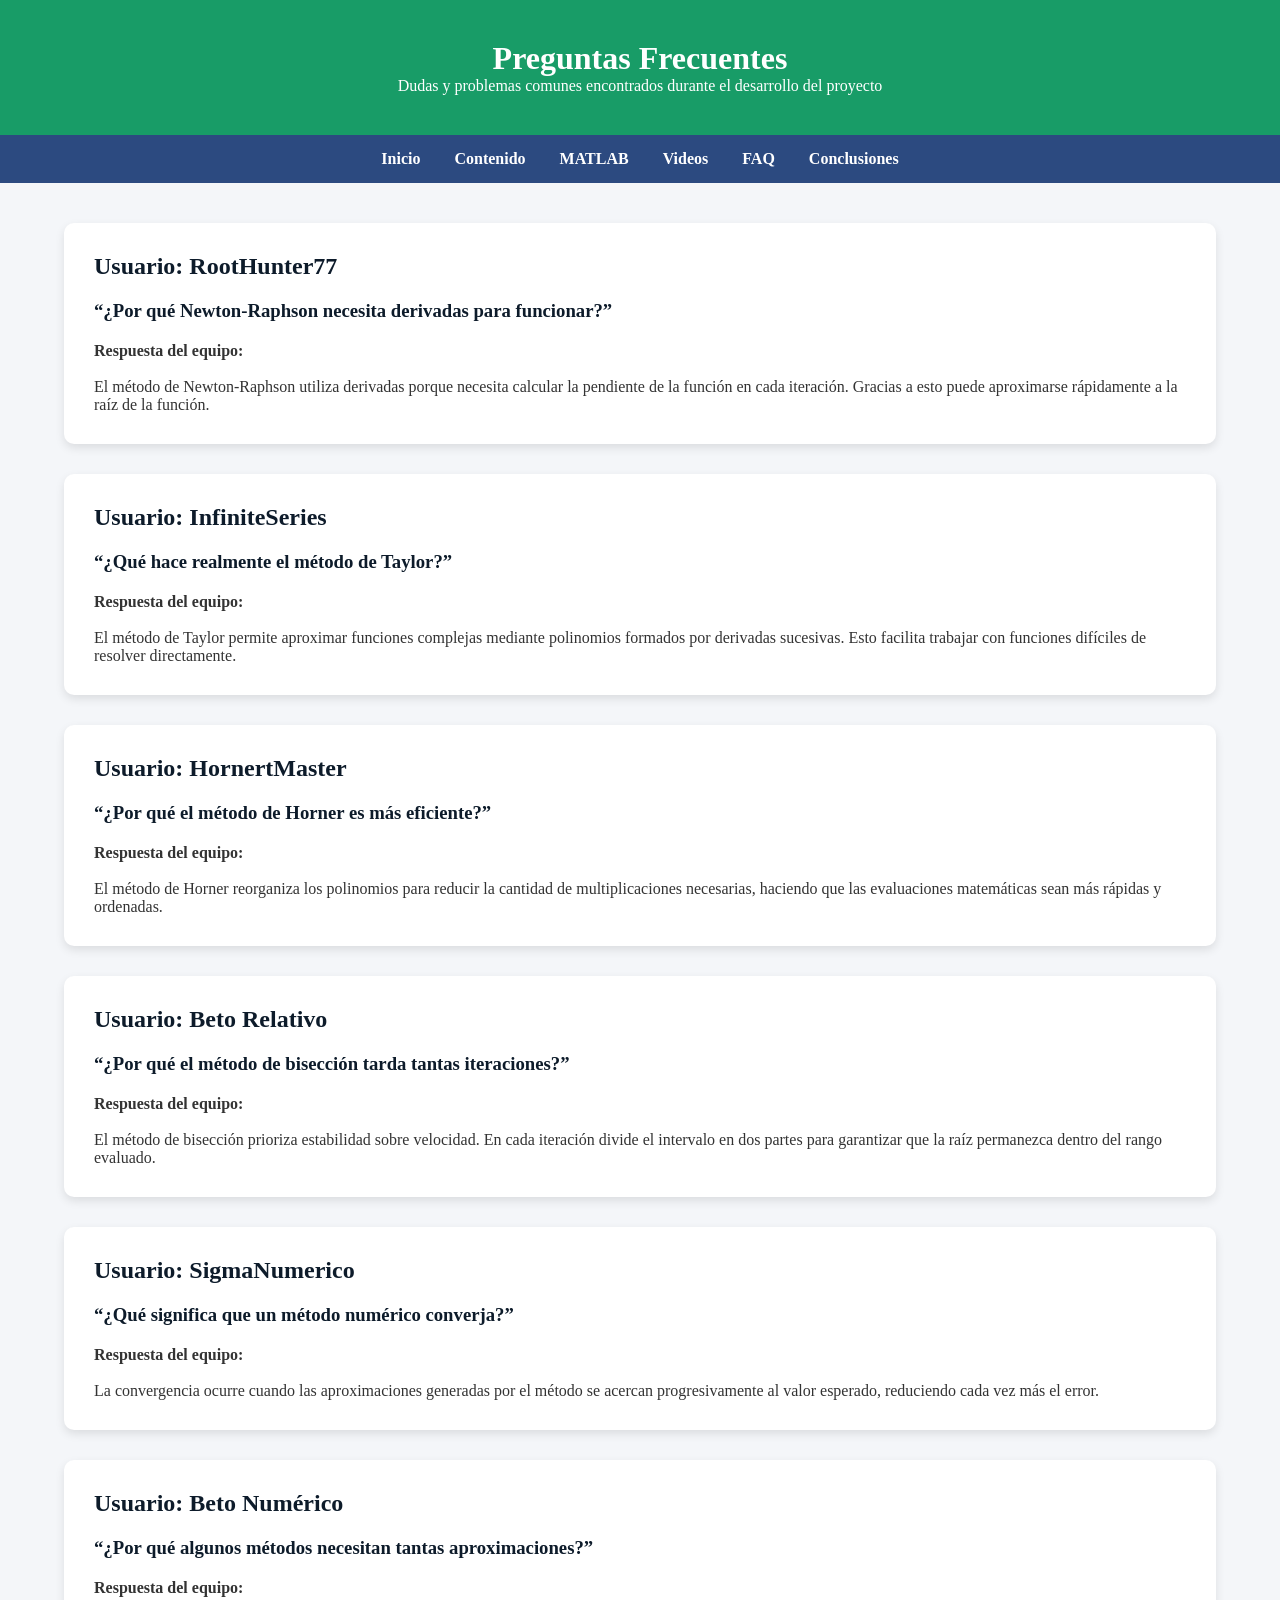
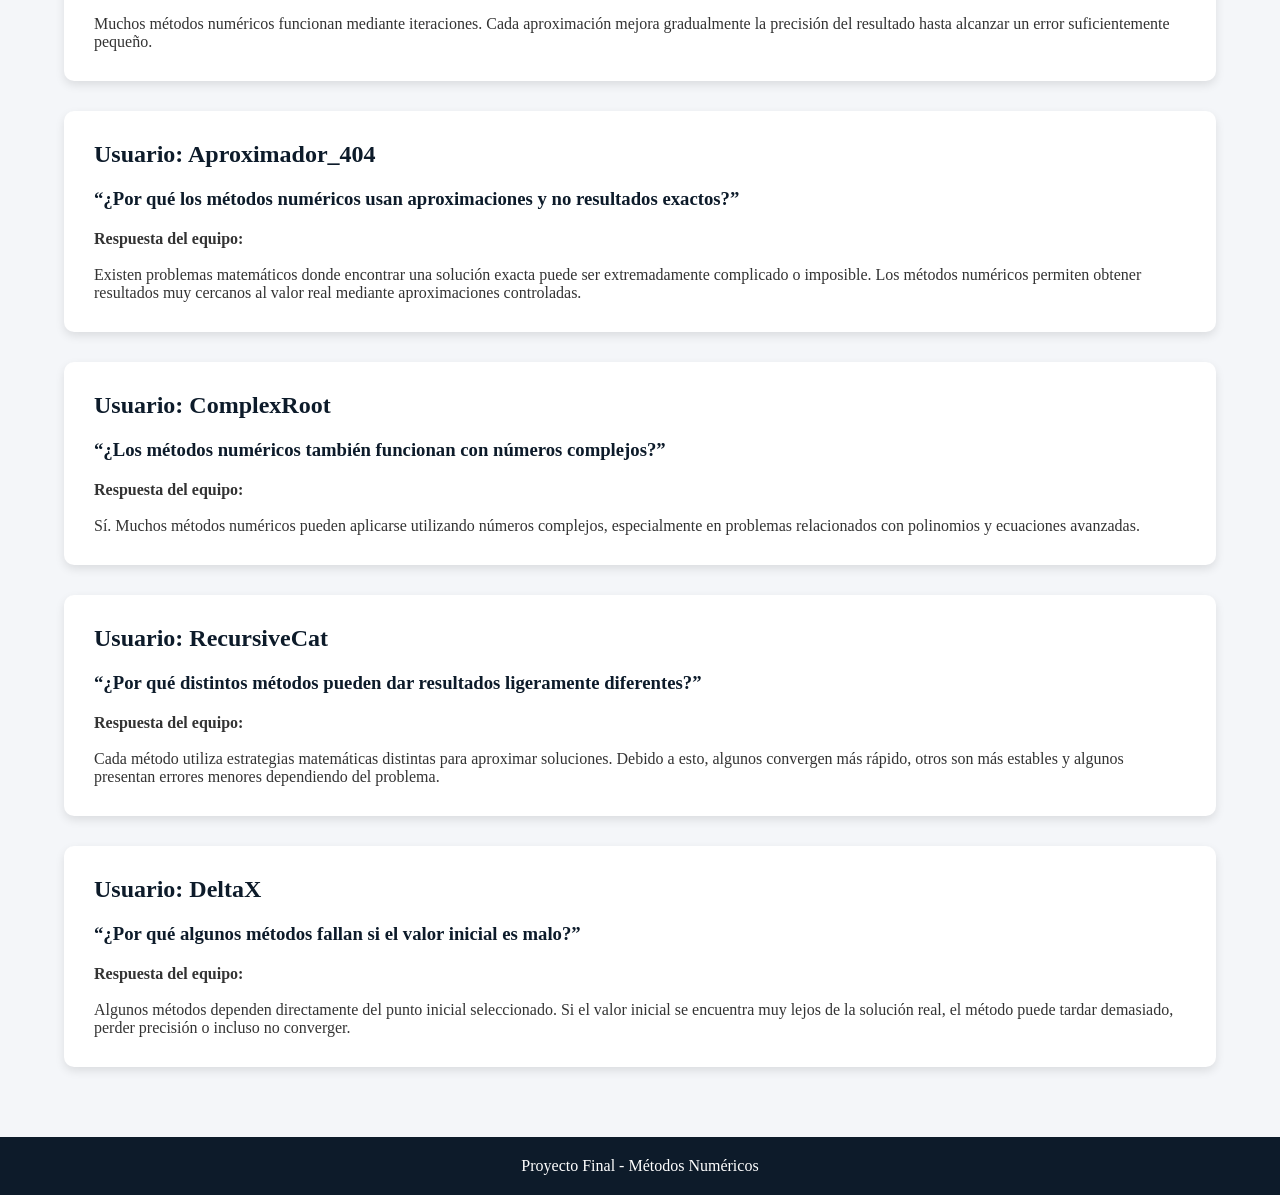
<file: faq.html>
<!DOCTYPE html>
<html lang="es">

<head>
    <meta charset="UTF-8">
    <meta name="viewport" content="width=device-width, initial-scale=1.0">

    <title>FAQ - Métodos Numéricos</title>
    
    <link rel="icon" sizes="64x64" href=".\Programa Matlab\Iconos\Escudo_de_la_universidad_Mariano_Galvez_Guatemala.svg.png">
    <link rel="stylesheet" href="styles.css">
</head>

<body>

<header>

    <h1>Preguntas Frecuentes</h1>

    <p>
        Dudas y problemas comunes encontrados durante el desarrollo del proyecto
    </p>

</header>

<nav>
    <a href="index.html">Inicio</a>
    <a href="contenido.html">Contenido</a>
    <a href="matlab.html">MATLAB</a>
    <a href="videos.html">Videos</a>
    <a href="faq.html">FAQ</a>
    <a href="conclusiones.html">Conclusiones</a>
</nav>

<div class="container">

    <section>

        <h2>
            Usuario: RootHunter77
        </h2>

        <h3>
            “¿Por qué Newton-Raphson necesita derivadas para funcionar?”
        </h3>

        <p>
            <strong>Respuesta del equipo:</strong><br><br>

            El método de Newton-Raphson utiliza derivadas porque
            necesita calcular la pendiente de la función en cada
            iteración. Gracias a esto puede aproximarse rápidamente
            a la raíz de la función.
        </p>

    </section>

    <section>

        <h2>
            Usuario: InfiniteSeries
        </h2>

        <h3>
            “¿Qué hace realmente el método de Taylor?”
        </h3>

        <p>
            <strong>Respuesta del equipo:</strong><br><br>

            El método de Taylor permite aproximar funciones complejas
            mediante polinomios formados por derivadas sucesivas.
            Esto facilita trabajar con funciones difíciles de resolver
            directamente.
        </p>

    </section>

    <section>

        <h2>
            Usuario: HornertMaster
        </h2>

        <h3>
            “¿Por qué el método de Horner es más eficiente?”
        </h3>

        <p>
            <strong>Respuesta del equipo:</strong><br><br>

            El método de Horner reorganiza los polinomios para reducir
            la cantidad de multiplicaciones necesarias, haciendo que
            las evaluaciones matemáticas sean más rápidas y ordenadas.
        </p>

    </section>

    <section>

        <h2>
            Usuario: Beto Relativo
        </h2>

        <h3>
            “¿Por qué el método de bisección tarda tantas iteraciones?”
        </h3>

        <p>
            <strong>Respuesta del equipo:</strong><br><br>

            El método de bisección prioriza estabilidad sobre velocidad.
            En cada iteración divide el intervalo en dos partes para
            garantizar que la raíz permanezca dentro del rango evaluado.
        </p>

    </section>

    <section>

        <h2>
            Usuario: SigmaNumerico
        </h2>

        <h3>
            “¿Qué significa que un método numérico converja?”
        </h3>

        <p>
            <strong>Respuesta del equipo:</strong><br><br>

            La convergencia ocurre cuando las aproximaciones generadas
            por el método se acercan progresivamente al valor esperado,
            reduciendo cada vez más el error.
        </p>

    </section>

    <section>

        <h2>
            Usuario: Beto Numérico
        </h2>

        <h3>
            “¿Por qué algunos métodos necesitan tantas aproximaciones?”
        </h3>

        <p>
            <strong>Respuesta del equipo:</strong><br><br>

            Muchos métodos numéricos funcionan mediante iteraciones.
            Cada aproximación mejora gradualmente la precisión del
            resultado hasta alcanzar un error suficientemente pequeño.
        </p>

    </section>

    <section>

        <h2>
            Usuario: Aproximador_404
        </h2>

        <h3>
            “¿Por qué los métodos numéricos usan aproximaciones y no resultados exactos?”
        </h3>

        <p>
            <strong>Respuesta del equipo:</strong><br><br>

            Existen problemas matemáticos donde encontrar una solución
            exacta puede ser extremadamente complicado o imposible.
            Los métodos numéricos permiten obtener resultados muy
            cercanos al valor real mediante aproximaciones controladas.
        </p>

    </section>

    <section>

        <h2>
            Usuario: ComplexRoot
        </h2>

        <h3>
            “¿Los métodos numéricos también funcionan con números complejos?”
        </h3>

        <p>
            <strong>Respuesta del equipo:</strong><br><br>

            Sí. Muchos métodos numéricos pueden aplicarse utilizando
            números complejos, especialmente en problemas relacionados
            con polinomios y ecuaciones avanzadas.
        </p>

    </section>

    <section>

        <h2>
            Usuario: RecursiveCat
        </h2>

        <h3>
            “¿Por qué distintos métodos pueden dar resultados ligeramente diferentes?”
        </h3>

        <p>
            <strong>Respuesta del equipo:</strong><br><br>

            Cada método utiliza estrategias matemáticas distintas para
            aproximar soluciones. Debido a esto, algunos convergen más
            rápido, otros son más estables y algunos presentan errores
            menores dependiendo del problema.
        </p>

    </section>

    <section>

        <h2>
            Usuario: DeltaX
        </h2>

        <h3>
            “¿Por qué algunos métodos fallan si el valor inicial es malo?”
        </h3>

        <p>
            <strong>Respuesta del equipo:</strong><br><br>

            Algunos métodos dependen directamente del punto inicial
            seleccionado. Si el valor inicial se encuentra muy lejos
            de la solución real, el método puede tardar demasiado,
            perder precisión o incluso no converger.
        </p>

    </section>

</div>

<footer>

    Proyecto Final - Métodos Numéricos

</footer>

</body>
</html>
</file>
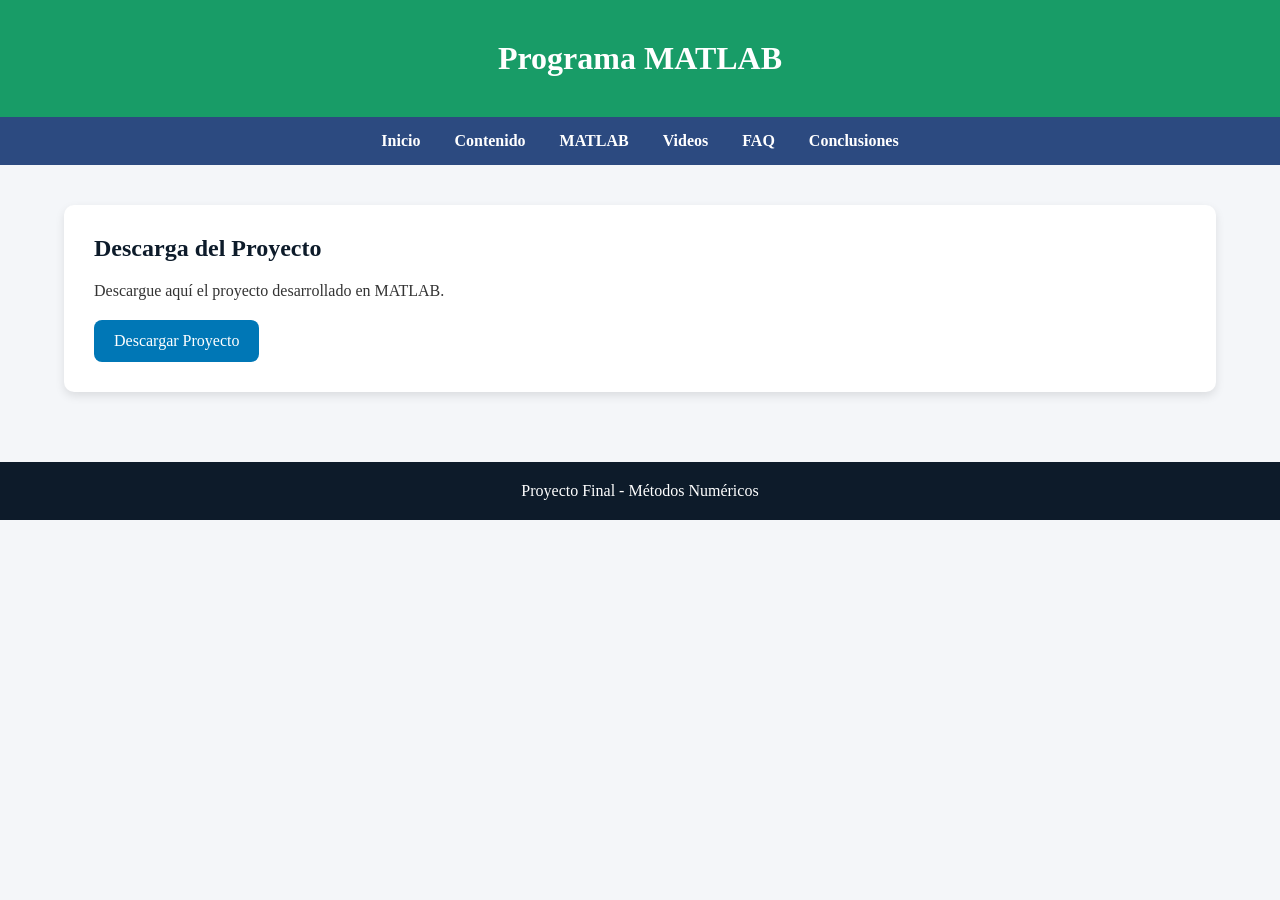
<file: matlab.html>
<!DOCTYPE html>
<html lang="es">

<head>
    <meta charset="UTF-8">
    <meta name="viewport" content="width=device-width, initial-scale=1.0">

    <title>MATLAB</title>
    
    <link rel="icon" sizes="64x64" href=".\Programa Matlab\Iconos\Escudo_de_la_universidad_Mariano_Galvez_Guatemala.svg.png">
    <link rel="stylesheet" href="styles.css">
</head>

<body>

<header>
    <h1>Programa MATLAB</h1>
</header>

<nav>
    <a href="index.html">Inicio</a>
    <a href="contenido.html">Contenido</a>
    <a href="matlab.html">MATLAB</a>
    <a href="videos.html">Videos</a>
    <a href="faq.html">FAQ</a>
    <a href="conclusiones.html">Conclusiones</a>
</nav>

<div class="container">

    <section>

        <h2>Descarga del Proyecto</h2>

        <p>
            Descargue aquí el proyecto desarrollado en MATLAB.
        </p>

        <a href="https://github.com/christophergiron/Proyecto-final-Metodos-Numericos/raw/refs/heads/main/Programa%20Matlab/Metodos_Proyecto_Final.zip" class="btn" download>
            Descargar Proyecto
        </a>

    </section>

</div>

<footer>
    Proyecto Final - Métodos Numéricos
</footer>

</body>
</html>
</file>
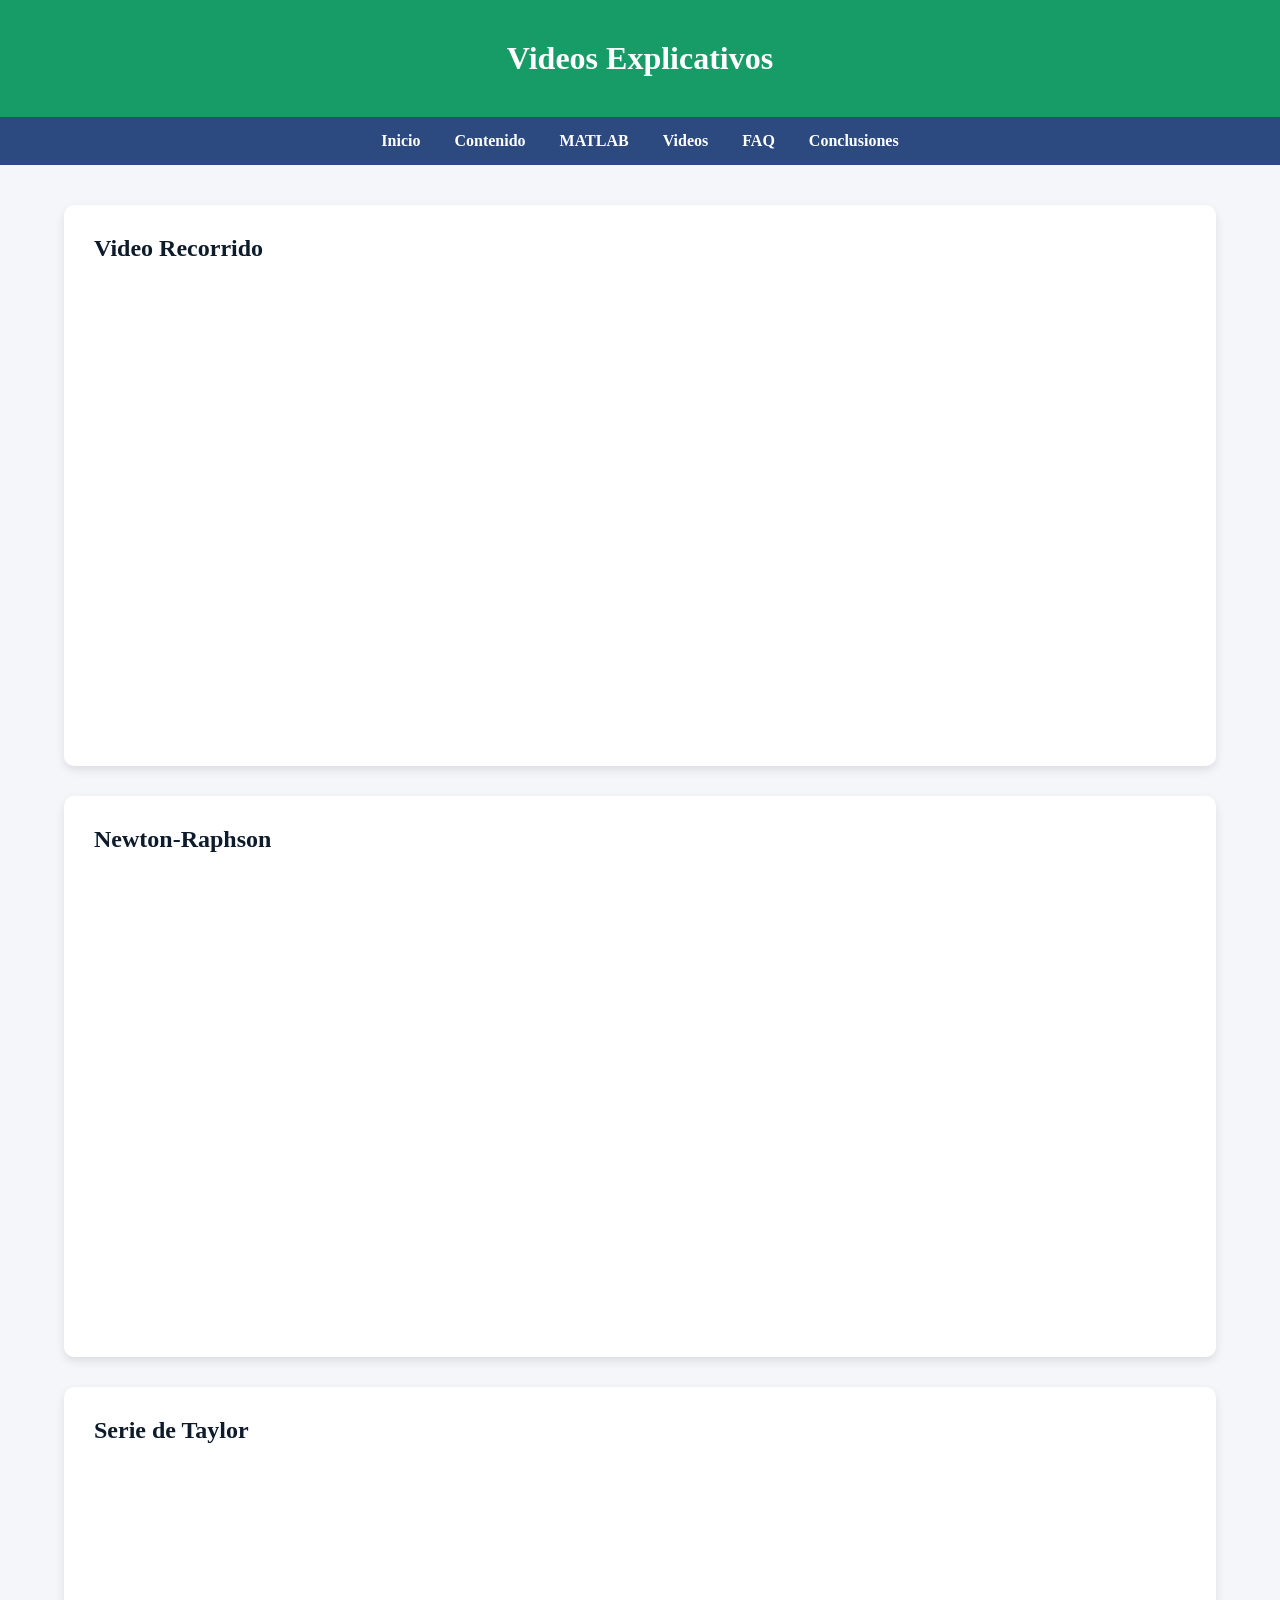
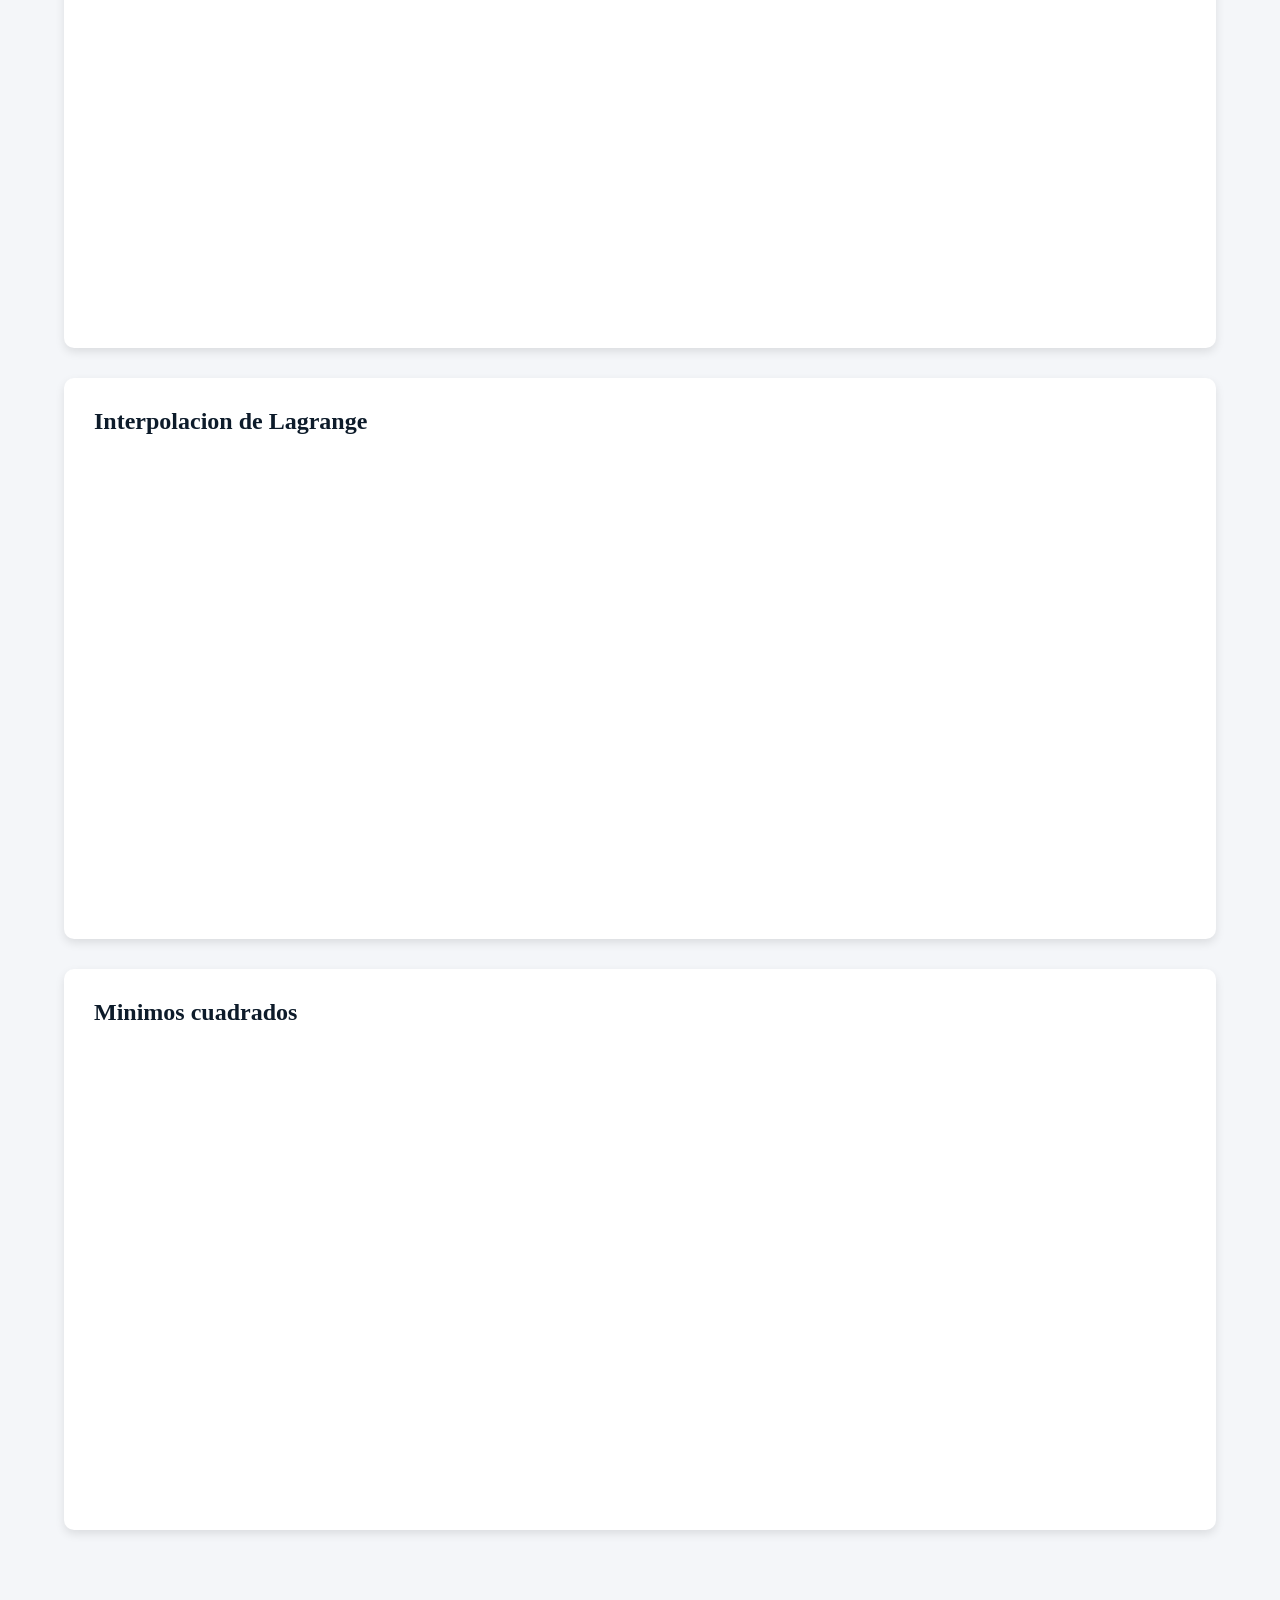
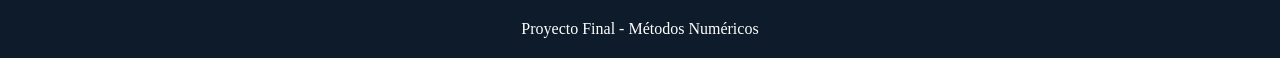
<file: videos.html>
<!DOCTYPE html>
<html lang="es">

<head>
    <meta charset="UTF-8">
    <meta name="viewport" content="width=device-width, initial-scale=1.0">

    <title>Videos</title>
    
    <link rel="icon" sizes="64x64" href=".\Programa Matlab\Iconos\Escudo_de_la_universidad_Mariano_Galvez_Guatemala.svg.png">
    <link rel="stylesheet" href="styles.css">
</head>

<body>

<header>
    <h1>Videos Explicativos</h1>
</header>

<nav>
    <a href="index.html">Inicio</a>
    <a href="contenido.html">Contenido</a>
    <a href="matlab.html">MATLAB</a>
    <a href="videos.html">Videos</a>
    <a href="faq.html">FAQ</a>
    <a href="conclusiones.html">Conclusiones</a>
</nav>

<div class="container">

    <section>

        <h2>Video Recorrido</h2>

        <iframe
            src="https://www.youtube.com/embed/qGKuGqkZDGk?si=DszE86Jnjc_HgCNv">
        </iframe>

    </section>

    <section>

        <h2>Newton-Raphson</h2>

        <iframe
            src="https://www.youtube.com/embed/BgUfbY26CLI?si=3BO61y0aoH2v6NDw">
        </iframe>

    </section>
    <section>

        <h2>Serie de Taylor</h2>

        <iframe
            src="https://www.youtube.com/embed/m5sG2yh2-hY?si=48bW-Sr5uY2GQqIn">
        </iframe>

    </section>

    <section>

        <h2>Interpolacion de Lagrange</h2>

        <iframe
            src="https://www.youtube.com/embed/WfRU63A6Uko?si=Y4YQLWXDl5s3bUh9">
        </iframe>

    </section>
    <section>

        <h2>Minimos cuadrados</h2>

        <iframe
            src="https://www.youtube.com/embed/FdB3HUusgXg?si=vKqBp6bFNXKBkTfQ">
        </iframe>

    </section>
</div>

<footer>
    Proyecto Final - Métodos Numéricos
</footer>

</body>
</html>
</file>
<file: styles.css>
*{
    margin:0;
    padding:0;
    box-sizing:border-box;
}

body{
    font-family:Times New Roman, serif;
    background:#f4f6f9;
    color:#333;
}

/* HEADER */
header{
    background:#189c67;
    color:white;
    text-align:center;
    padding:40px 20px;
}

/* MENÚ */
nav{
    background:#2c4a80;
    padding:15px;
    text-align:center;
}

nav a{
    color:white;
    text-decoration:none;
    margin:0 15px;
    font-weight:bold;
}

nav a:hover{
    color:#00b4d8;
}

/* CONTENEDOR */
.container{
    width:90%;
    max-width:1200px;
    margin:auto;
    padding:40px 0;
}

/* SECCIONES */
section{
    background:white;
    padding:30px;
    margin-bottom:30px;
    border-radius:10px;
    box-shadow:0 4px 10px rgba(0,0,0,0.1);
}

section h2{
    margin-bottom:20px;
    color:#0d1b2a;
}

section h3{
    margin-bottom:20px;
    color:#0d1b2a;
}

li{
    margin-bottom:10px;
}

/* VIDEOS */
iframe{
    width:100%;
    height:450px;
    border:none;
    border-radius:10px;
}

/* GALERÍA */
.gallery{
    display:grid;

    grid-template-columns:
    repeat(auto-fit, minmax(250px,1fr));

    gap:20px;
}

.gallery img{
    width:100%;
    border-radius:10px;
}

/* BOTÓN */
.btn{
    display:inline-block;
    background:#0077b6;
    color:white;
    padding:12px 20px;
    text-decoration:none;
    border-radius:8px;
    margin-top:20px;
}

.btn:hover{
    background:#023e8a;
}

/* FOOTER */
footer{
    background:#0d1b2a;
    color:white;
    text-align:center;
    padding:20px;
}

.centrada {
    display: block;
    text-align: center;
    margin: 0 auto;
    margin-bottom:20px;
    max-width: 100%;
    height: auto;
    border-radius: 8px;
}

.codigo {
    border: 1px solid #ccc;
    padding: 10px;
    border-radius: 6px;
    background-color: #f5f5f5;
    font-family: monospace;
    margin-bottom:10px;
}

.espaciadoParrafo {
    margin-bottom:10px;
}

.dedicatoria{
background-color: #f5f7fb;
border-left: 6px solid #2563eb;
padding: 30px;
margin-top: 30px;
border-radius: 12px;

box-shadow: 0 4px 12px rgba(0,0,0,0.10);

}

.dedicatoria h2{
color: #1e3a8a;
margin-bottom: 20px;
font-size: 28px;
}

.dedicatoria p{
text-align: justify;
line-height: 1.9;
font-size: 17px;
color: #333;
}
</file>
